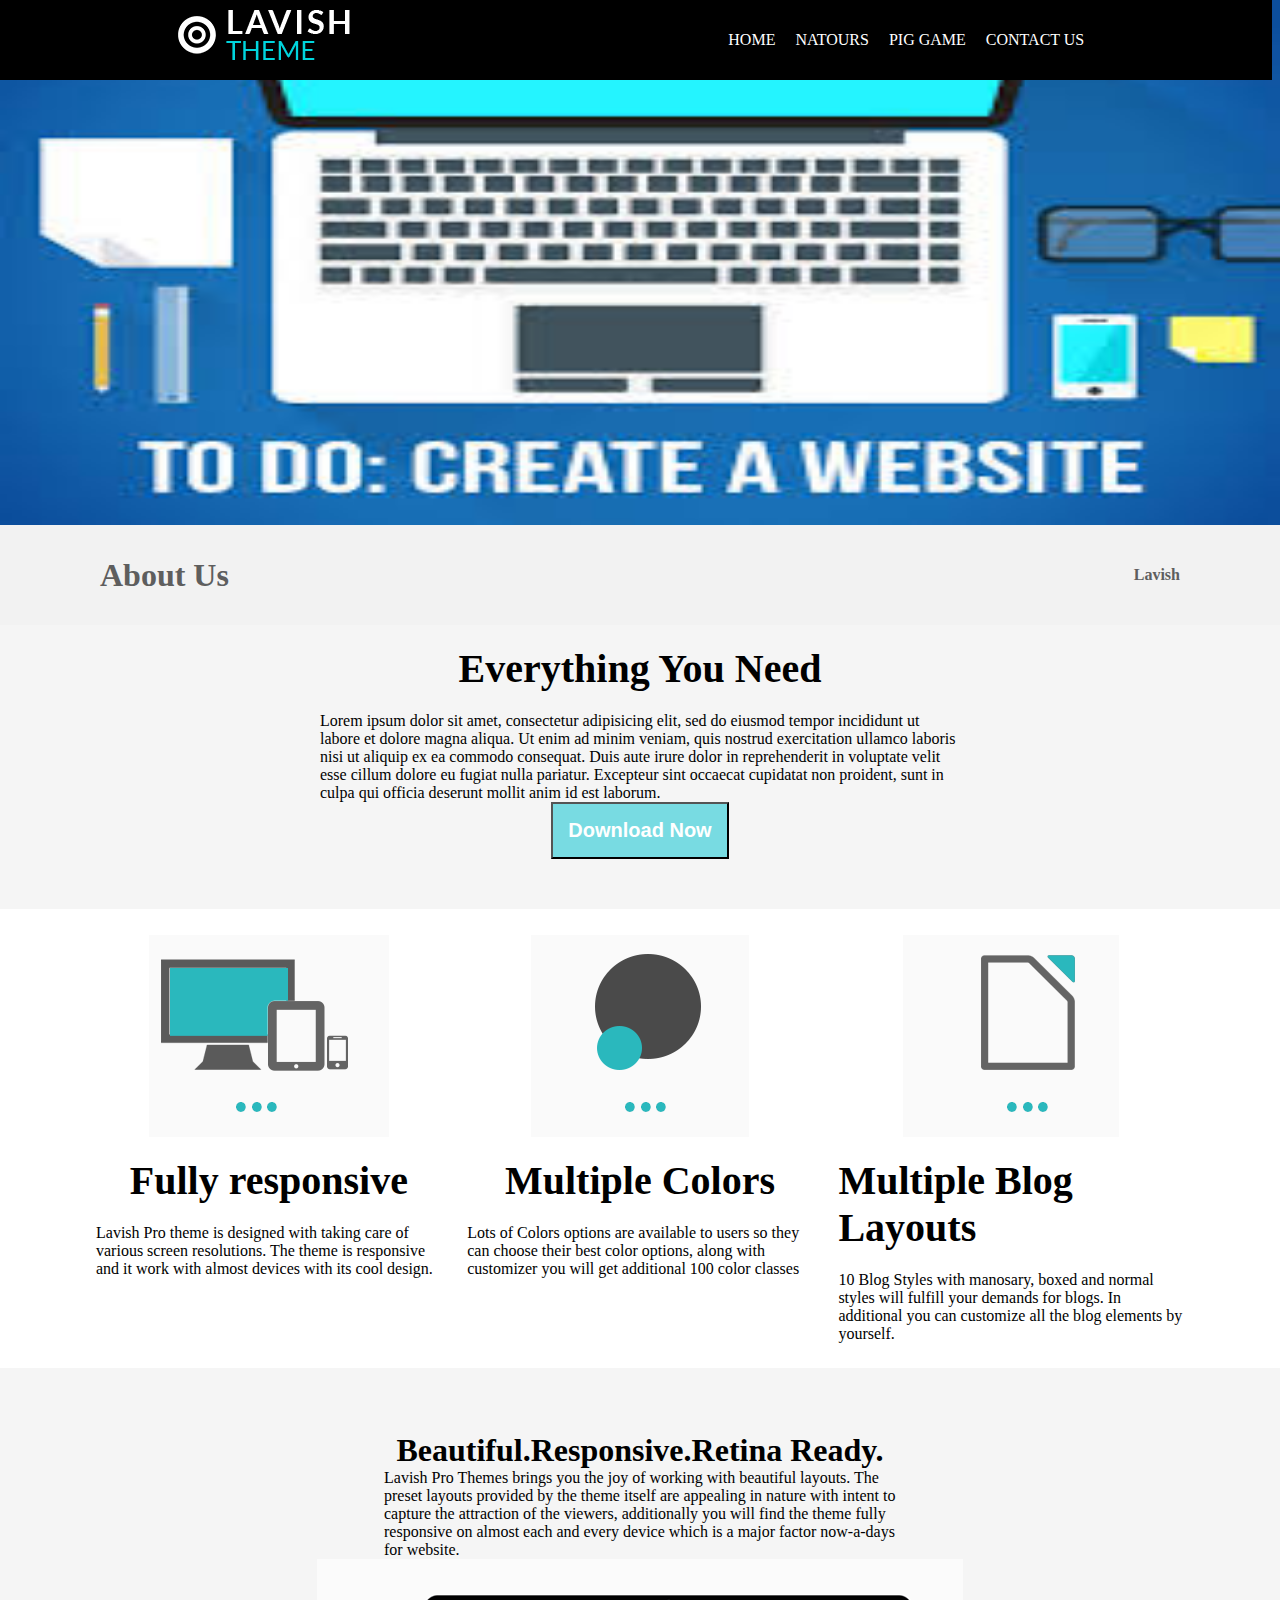
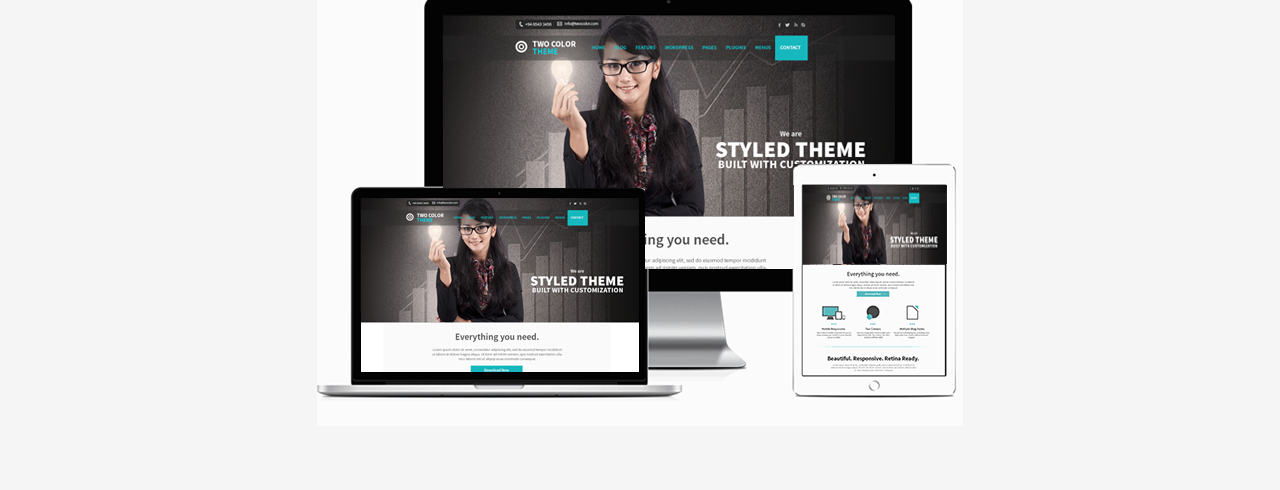
<file: index.html>
<!DOCTYPE html>
<html lang="en" dir="ltr">
  <head>
    <meta charset="utf-8">
    <link rel="stylesheet" href="master.css">

    <title>Pro Website</title>


  </head>
  <body>

    <div class="background-image">

    <nav class="navbar">

      <div class="logo">
        <img src="lib/lavish-logo.png" alt="Logo">
      </div>

      <div class="dropdowns">
      <div>  <a href="#">Home</a> </div>
      <div>  <a href="natours/natours.html">Natours</a> </div>
      <div>  <a href="the-pig-game/piggame.html">Pig Game</a>  </div>
      <div>  <a href="#">Contact Us</a> </div>
      </div>

    </nav>

</div>



  <div class="about">
    <h1>About Us </h1>
    <h4>Lavish</h4>

  </div>



  <div class="abtc">
    <div>
    <h2>Everything You Need</h2>
    </div>

    <div>
    <p>Lorem ipsum dolor sit amet, consectetur adipisicing elit, sed do eiusmod tempor incididunt ut labore et dolore magna aliqua. Ut enim ad minim veniam, quis nostrud exercitation ullamco laboris nisi ut aliquip ex ea commodo consequat. Duis aute irure dolor in reprehenderit in voluptate velit esse cillum dolore eu fugiat nulla pariatur. Excepteur sint occaecat cupidatat non proident, sunt in culpa qui officia deserunt mollit anim id est laborum.</p>
</div>
<div>
    <button type="submit" name="button"> Download Now</button>
  </div>



  </div>



  <div class="pic">

    <div class="mobile">
    <img src="lib/mobile-responsive.gif" alt="mobile">
    <h2>Fully responsive</h2>
    <p>Lavish Pro theme is designed with taking care of various screen resolutions. The theme is responsive and it work with almost devices with its cool design.</p>
    </div>

<div class="color">
  <img src="lib/two_colors.gif" alt="two_colors">
  <h2>Multiple Colors</h2>
  <p>Lots of Colors options are available to users so they can choose their best color options, along with customizer you will get additional 100 color classes</p>

</div>


<div class="layout">
  <img src="lib/multiple_blog_layours.gif" alt="Multiple Blog Layouts">
  <h2>Multiple Blog Layouts</h2>
  <p>10 Blog Styles with manosary, boxed and normal styles will fulfill your demands for blogs. In additional you can customize all the blog elements by yourself.  </p>
</div>


  </div>

<div class="cont2">

<h1>Beautiful.Responsive.Retina Ready.</h1>
  <p>Lavish Pro Themes brings you the joy of working with beautiful layouts. The preset layouts provided by the theme itself are appealing in nature with intent to capture the attraction of the viewers, additionally you will find the theme fully responsive on almost each and every device which is a major factor now-a-days for website.</p>
  <img src="lib/beautiful_responsive.png" alt="beautiful_responsive">

</div>




  </body>
</html>
</file>
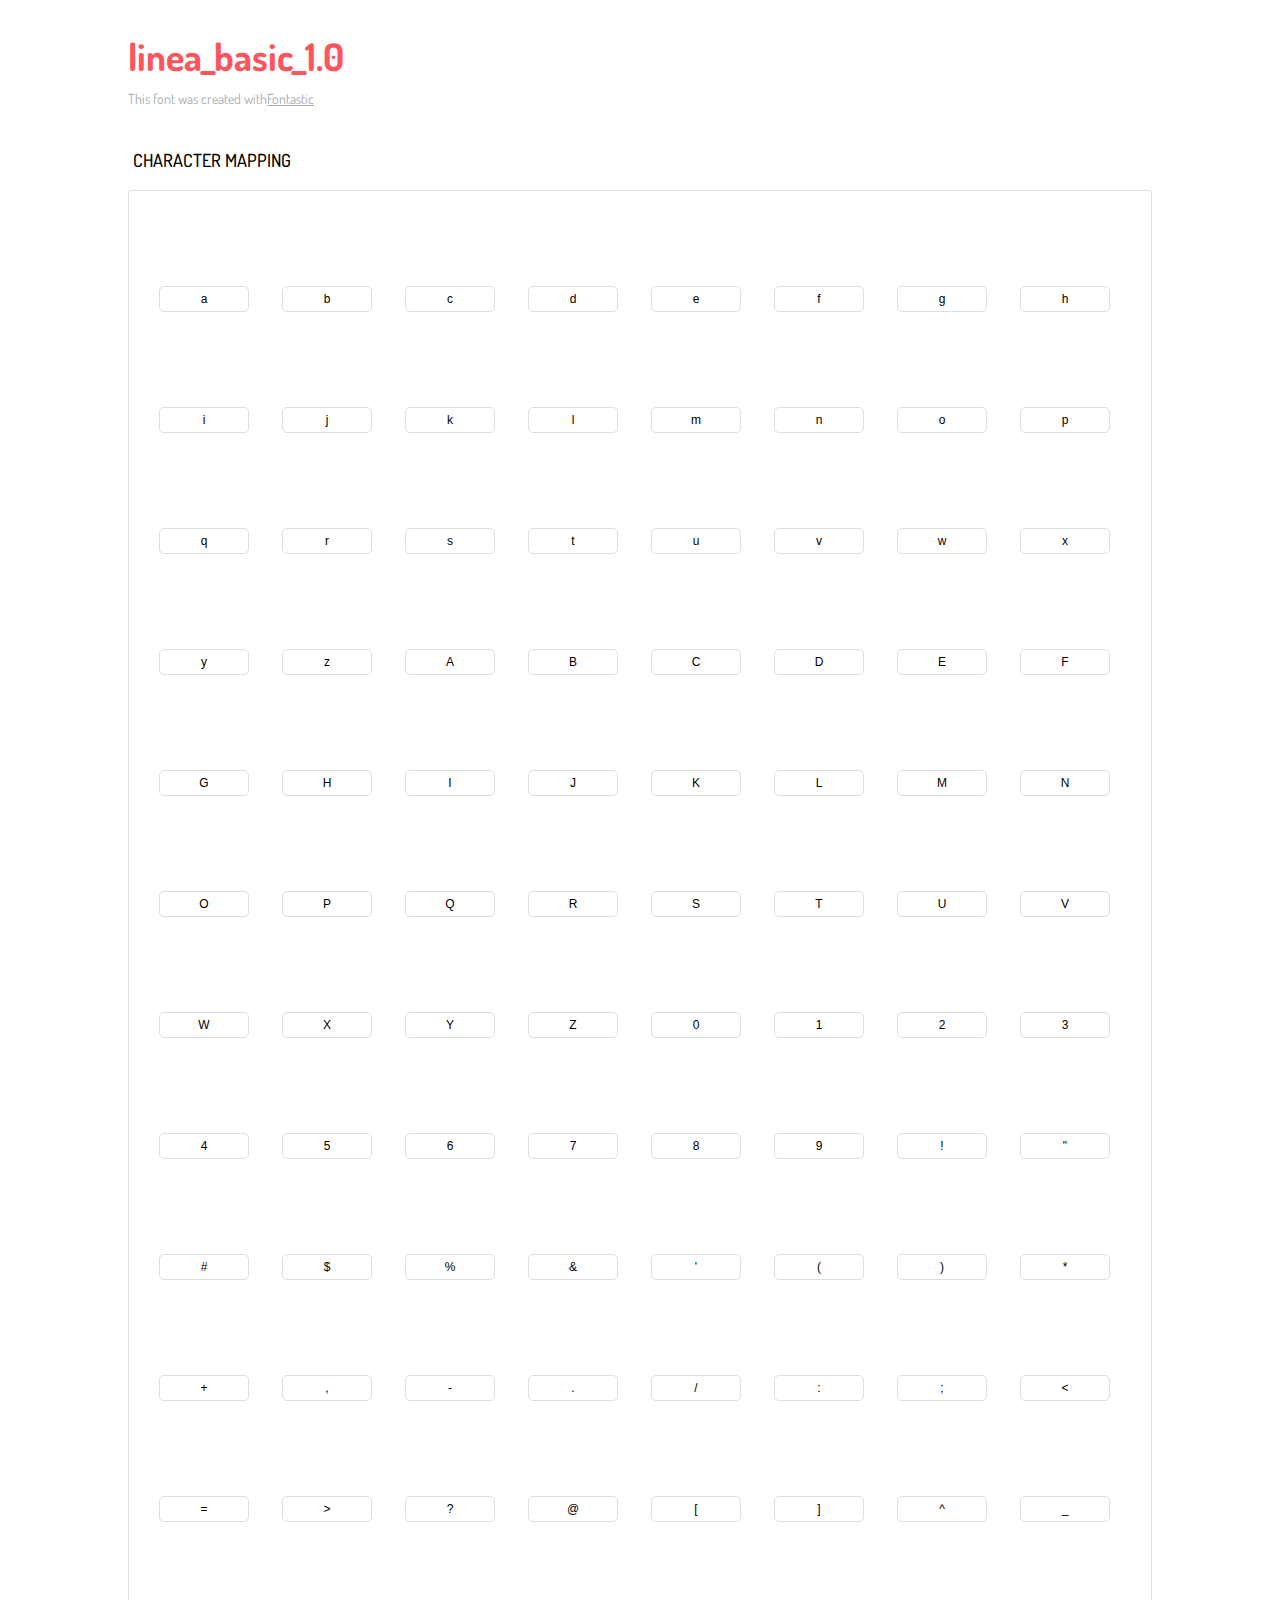
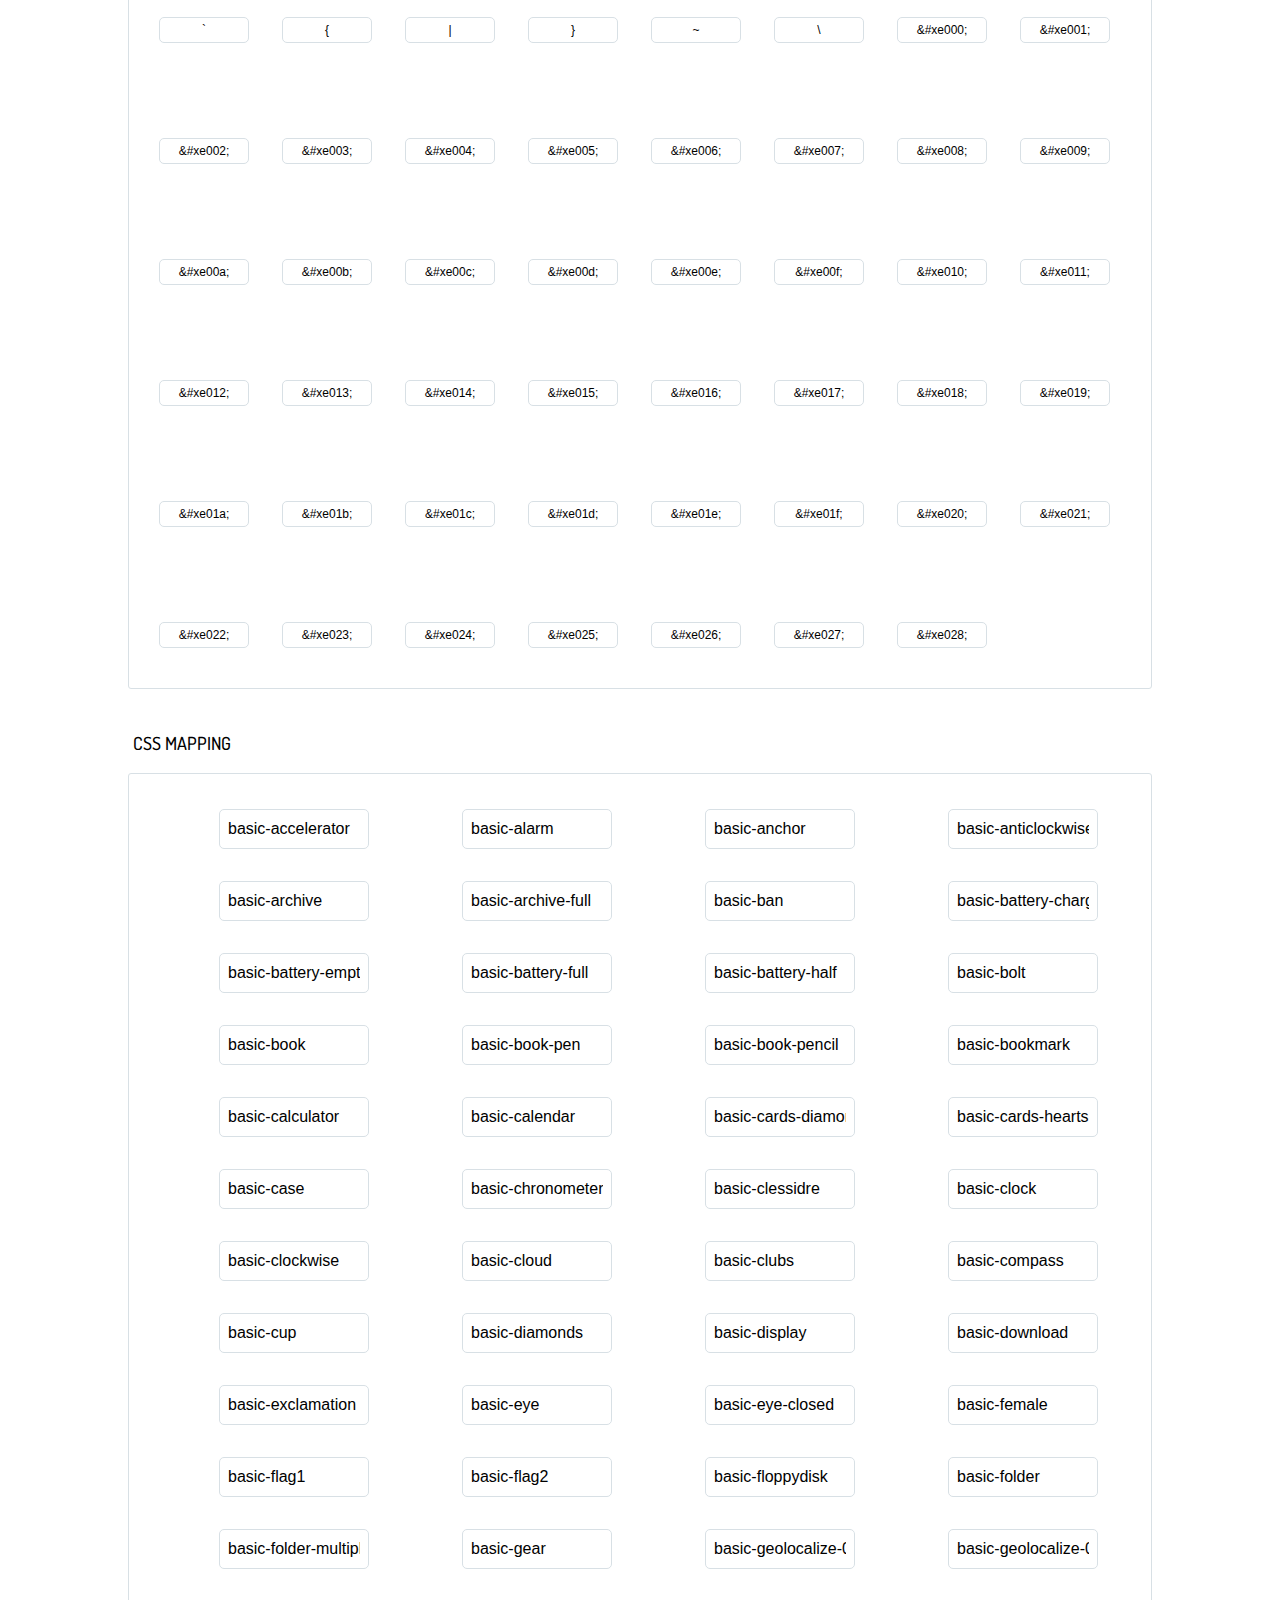
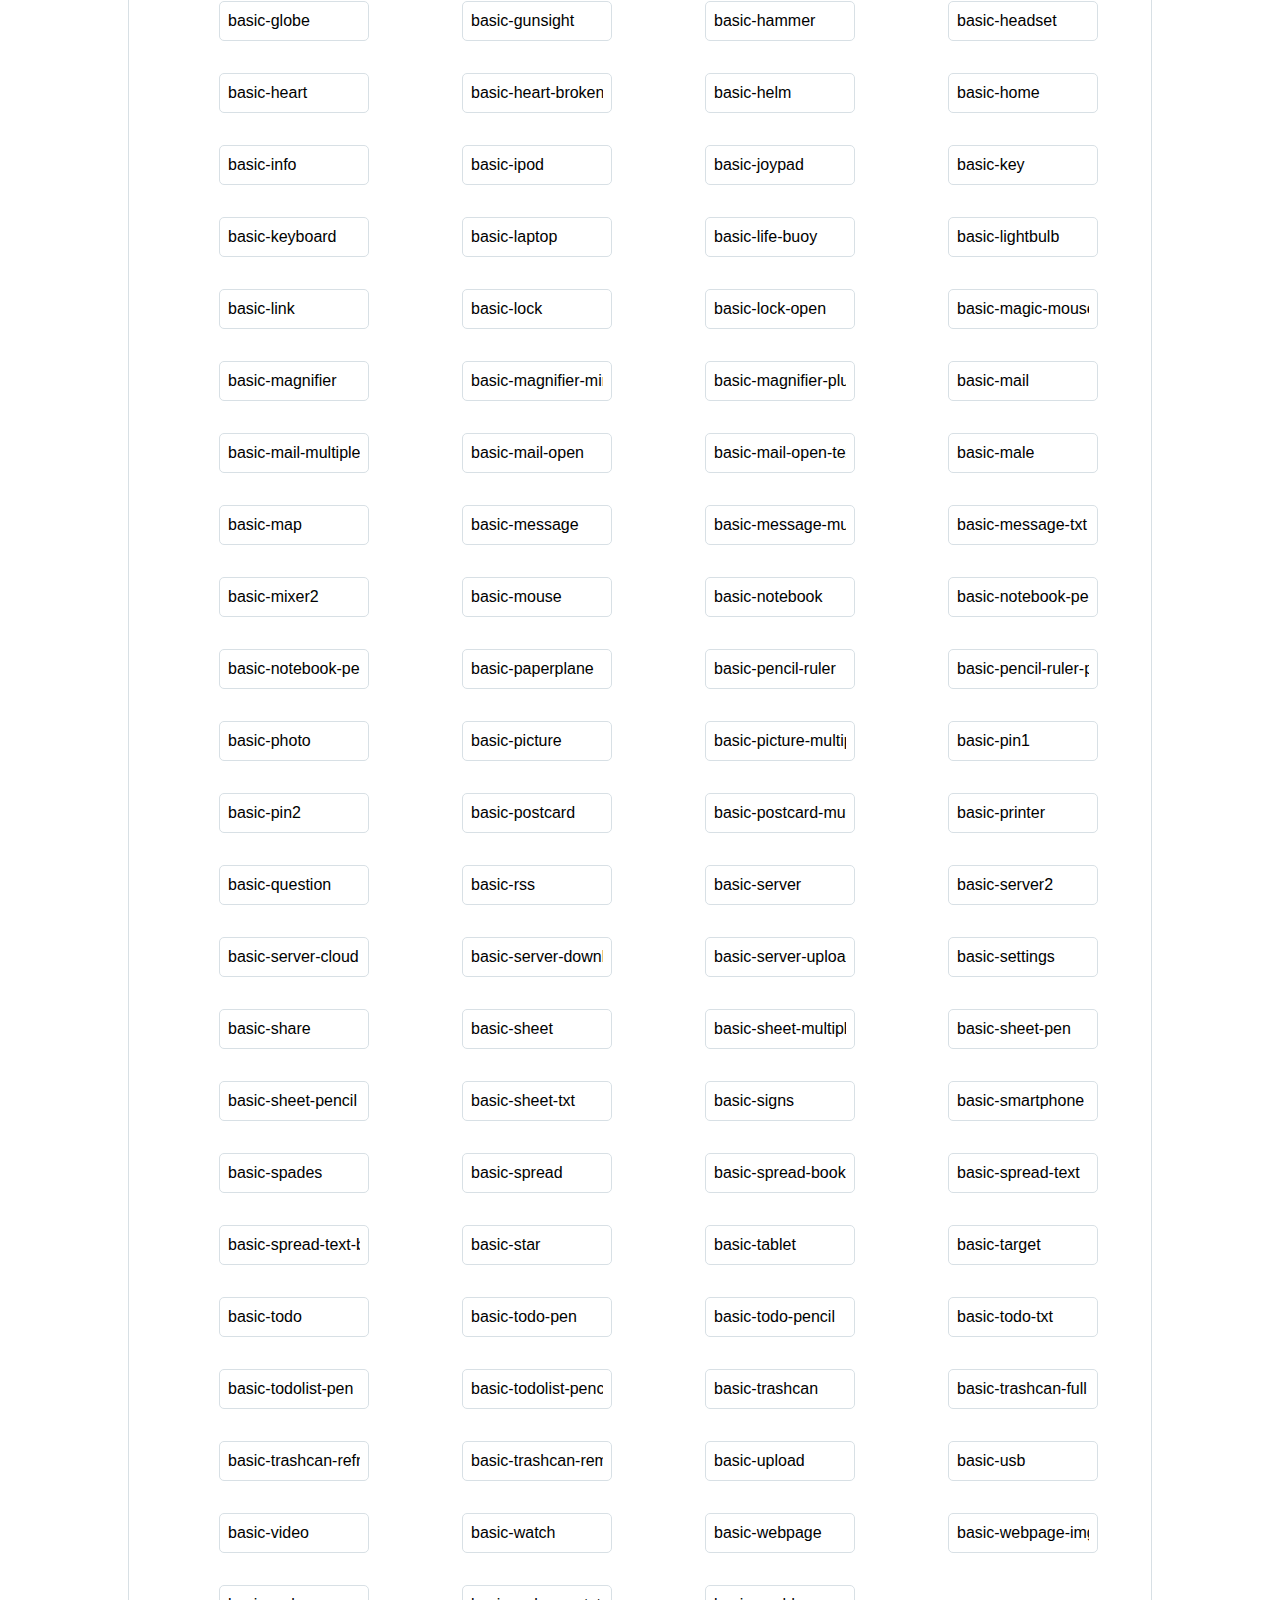
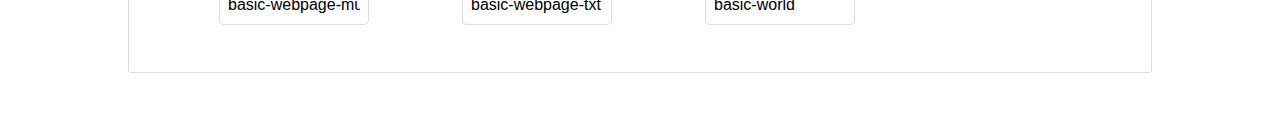
<file: natours/icons-reference.html>
<!DOCTYPE html>
<html lang="en">
  <head>
    <meta charset="utf-8">
    <meta http-equiv="X-UA-Compatible" content="IE=edge,chrome=1">
    <meta name="viewport" content="width=device-width,initial-scale=1">
    <title>Font Reference - linea_basic_1.0</title>
    <link href="http://fonts.googleapis.com/css?family=Dosis:400,500,700" rel="stylesheet" type="text/css">
    <link rel="stylesheet" href="styles.css">
    <style type="text/css">
      html,body,div,span,applet,object,iframe,h1,h2,h3,h4,h5,h6,p,blockquote,pre,a,abbr,acronym,address,big,cite,code,del,dfn,em,img,ins,kbd,q,s,samp,small,strike,strong,sub,sup,tt,var,dl,dt,dd,ol,ul,li,fieldset,form,label,legend,table,caption,tbody,tfoot,thead,tr,th,td{margin:0;padding:0;border:0;outline:0;font-weight:inherit;font-style:inherit;font-family:inherit;font-size:100%;vertical-align:baseline}
body{line-height:1;color:#000;background:#fff}
ol,ul{list-style:none}
table{border-collapse:separate;border-spacing:0;vertical-align:middle}
caption,th,td{text-align:left;font-weight:normal;vertical-align:middle}
a img{border:none}
*{-webkit-box-sizing:border-box;-moz-box-sizing:border-box;box-sizing:border-box}
body{font-family:'Dosis','Tahoma',sans-serif}
.container{margin:15px auto;width:80%}
h1{margin:40px 0 20px;font-weight:700;font-size:38px;line-height:32px;color:#fb565e}
h2{font-size:18px;padding:0 0 21px 5px;margin:45px 0 0 0;text-transform:uppercase;font-weight:500}
.small{font-size:14px;color:#a5adb4;}
.small a{color:#a5adb4;}
.small a:hover{color:#fb565e}
.glyphs.character-mapping{margin:0 0 20px 0;padding:20px 0 20px 30px;color:rgba(0,0,0,0.5);border:1px solid #d8e0e5;-webkit-border-radius:3px;border-radius:3px;}
.glyphs.character-mapping li{margin:0 30px 20px 0;display:inline-block;width:90px}
.glyphs.character-mapping .icon{margin:10px 0 10px 15px;padding:15px;position:relative;width:55px;height:55px;color:#162a36 !important;overflow:hidden;-webkit-border-radius:3px;border-radius:3px;font-size:32px;}
.glyphs.character-mapping .icon svg{fill:#000}
.glyphs.character-mapping input{margin:0;padding:5px 0;line-height:12px;font-size:12px;display:block;width:100%;border:1px solid #d8e0e5;-webkit-border-radius:5px;border-radius:5px;text-align:center;outline:0;}
.glyphs.character-mapping input:focus{border:1px solid #fbde4a;-webkit-box-shadow:inset 0 0 3px #fbde4a;box-shadow:inset 0 0 3px #fbde4a}
.glyphs.character-mapping input:hover{-webkit-box-shadow:inset 0 0 3px #fbde4a;box-shadow:inset 0 0 3px #fbde4a}
.glyphs.css-mapping{margin:0 0 60px 0;padding:30px 0 20px 30px;color:rgba(0,0,0,0.5);border:1px solid #d8e0e5;-webkit-border-radius:3px;border-radius:3px;}
.glyphs.css-mapping li{margin:0 30px 20px 0;padding:0;display:inline-block;overflow:hidden}
.glyphs.css-mapping .icon{margin:0;margin-right:10px;padding:13px;height:50px;width:50px;color:#162a36 !important;overflow:hidden;float:left;font-size:24px}
.glyphs.css-mapping input{margin:0;margin-top:5px;padding:8px;line-height:16px;font-size:16px;display:block;width:150px;height:40px;border:1px solid #d8e0e5;-webkit-border-radius:5px;border-radius:5px;background:#fff;outline:0;float:right;}
.glyphs.css-mapping input:focus{border:1px solid #fbde4a;-webkit-box-shadow:inset 0 0 3px #fbde4a;box-shadow:inset 0 0 3px #fbde4a}
.glyphs.css-mapping input:hover{-webkit-box-shadow:inset 0 0 3px #fbde4a;box-shadow:inset 0 0 3px #fbde4a}

      
    </style>
  </head>
  <body>
    <div class="container">
      <h1>linea_basic_1.0</h1>
      <p class="small">This font was created with<a href="http://fontastic.me/">Fontastic</a></p>
      <h2>Character mapping</h2>
      <ul class="glyphs character-mapping">
        <li>
          <div data-icon="a" class="icon"></div>
          <input type="text" readonly="readonly" value="a">
        </li>
        <li>
          <div data-icon="b" class="icon"></div>
          <input type="text" readonly="readonly" value="b">
        </li>
        <li>
          <div data-icon="c" class="icon"></div>
          <input type="text" readonly="readonly" value="c">
        </li>
        <li>
          <div data-icon="d" class="icon"></div>
          <input type="text" readonly="readonly" value="d">
        </li>
        <li>
          <div data-icon="e" class="icon"></div>
          <input type="text" readonly="readonly" value="e">
        </li>
        <li>
          <div data-icon="f" class="icon"></div>
          <input type="text" readonly="readonly" value="f">
        </li>
        <li>
          <div data-icon="g" class="icon"></div>
          <input type="text" readonly="readonly" value="g">
        </li>
        <li>
          <div data-icon="h" class="icon"></div>
          <input type="text" readonly="readonly" value="h">
        </li>
        <li>
          <div data-icon="i" class="icon"></div>
          <input type="text" readonly="readonly" value="i">
        </li>
        <li>
          <div data-icon="j" class="icon"></div>
          <input type="text" readonly="readonly" value="j">
        </li>
        <li>
          <div data-icon="k" class="icon"></div>
          <input type="text" readonly="readonly" value="k">
        </li>
        <li>
          <div data-icon="l" class="icon"></div>
          <input type="text" readonly="readonly" value="l">
        </li>
        <li>
          <div data-icon="m" class="icon"></div>
          <input type="text" readonly="readonly" value="m">
        </li>
        <li>
          <div data-icon="n" class="icon"></div>
          <input type="text" readonly="readonly" value="n">
        </li>
        <li>
          <div data-icon="o" class="icon"></div>
          <input type="text" readonly="readonly" value="o">
        </li>
        <li>
          <div data-icon="p" class="icon"></div>
          <input type="text" readonly="readonly" value="p">
        </li>
        <li>
          <div data-icon="q" class="icon"></div>
          <input type="text" readonly="readonly" value="q">
        </li>
        <li>
          <div data-icon="r" class="icon"></div>
          <input type="text" readonly="readonly" value="r">
        </li>
        <li>
          <div data-icon="s" class="icon"></div>
          <input type="text" readonly="readonly" value="s">
        </li>
        <li>
          <div data-icon="t" class="icon"></div>
          <input type="text" readonly="readonly" value="t">
        </li>
        <li>
          <div data-icon="u" class="icon"></div>
          <input type="text" readonly="readonly" value="u">
        </li>
        <li>
          <div data-icon="v" class="icon"></div>
          <input type="text" readonly="readonly" value="v">
        </li>
        <li>
          <div data-icon="w" class="icon"></div>
          <input type="text" readonly="readonly" value="w">
        </li>
        <li>
          <div data-icon="x" class="icon"></div>
          <input type="text" readonly="readonly" value="x">
        </li>
        <li>
          <div data-icon="y" class="icon"></div>
          <input type="text" readonly="readonly" value="y">
        </li>
        <li>
          <div data-icon="z" class="icon"></div>
          <input type="text" readonly="readonly" value="z">
        </li>
        <li>
          <div data-icon="A" class="icon"></div>
          <input type="text" readonly="readonly" value="A">
        </li>
        <li>
          <div data-icon="B" class="icon"></div>
          <input type="text" readonly="readonly" value="B">
        </li>
        <li>
          <div data-icon="C" class="icon"></div>
          <input type="text" readonly="readonly" value="C">
        </li>
        <li>
          <div data-icon="D" class="icon"></div>
          <input type="text" readonly="readonly" value="D">
        </li>
        <li>
          <div data-icon="E" class="icon"></div>
          <input type="text" readonly="readonly" value="E">
        </li>
        <li>
          <div data-icon="F" class="icon"></div>
          <input type="text" readonly="readonly" value="F">
        </li>
        <li>
          <div data-icon="G" class="icon"></div>
          <input type="text" readonly="readonly" value="G">
        </li>
        <li>
          <div data-icon="H" class="icon"></div>
          <input type="text" readonly="readonly" value="H">
        </li>
        <li>
          <div data-icon="I" class="icon"></div>
          <input type="text" readonly="readonly" value="I">
        </li>
        <li>
          <div data-icon="J" class="icon"></div>
          <input type="text" readonly="readonly" value="J">
        </li>
        <li>
          <div data-icon="K" class="icon"></div>
          <input type="text" readonly="readonly" value="K">
        </li>
        <li>
          <div data-icon="L" class="icon"></div>
          <input type="text" readonly="readonly" value="L">
        </li>
        <li>
          <div data-icon="M" class="icon"></div>
          <input type="text" readonly="readonly" value="M">
        </li>
        <li>
          <div data-icon="N" class="icon"></div>
          <input type="text" readonly="readonly" value="N">
        </li>
        <li>
          <div data-icon="O" class="icon"></div>
          <input type="text" readonly="readonly" value="O">
        </li>
        <li>
          <div data-icon="P" class="icon"></div>
          <input type="text" readonly="readonly" value="P">
        </li>
        <li>
          <div data-icon="Q" class="icon"></div>
          <input type="text" readonly="readonly" value="Q">
        </li>
        <li>
          <div data-icon="R" class="icon"></div>
          <input type="text" readonly="readonly" value="R">
        </li>
        <li>
          <div data-icon="S" class="icon"></div>
          <input type="text" readonly="readonly" value="S">
        </li>
        <li>
          <div data-icon="T" class="icon"></div>
          <input type="text" readonly="readonly" value="T">
        </li>
        <li>
          <div data-icon="U" class="icon"></div>
          <input type="text" readonly="readonly" value="U">
        </li>
        <li>
          <div data-icon="V" class="icon"></div>
          <input type="text" readonly="readonly" value="V">
        </li>
        <li>
          <div data-icon="W" class="icon"></div>
          <input type="text" readonly="readonly" value="W">
        </li>
        <li>
          <div data-icon="X" class="icon"></div>
          <input type="text" readonly="readonly" value="X">
        </li>
        <li>
          <div data-icon="Y" class="icon"></div>
          <input type="text" readonly="readonly" value="Y">
        </li>
        <li>
          <div data-icon="Z" class="icon"></div>
          <input type="text" readonly="readonly" value="Z">
        </li>
        <li>
          <div data-icon="0" class="icon"></div>
          <input type="text" readonly="readonly" value="0">
        </li>
        <li>
          <div data-icon="1" class="icon"></div>
          <input type="text" readonly="readonly" value="1">
        </li>
        <li>
          <div data-icon="2" class="icon"></div>
          <input type="text" readonly="readonly" value="2">
        </li>
        <li>
          <div data-icon="3" class="icon"></div>
          <input type="text" readonly="readonly" value="3">
        </li>
        <li>
          <div data-icon="4" class="icon"></div>
          <input type="text" readonly="readonly" value="4">
        </li>
        <li>
          <div data-icon="5" class="icon"></div>
          <input type="text" readonly="readonly" value="5">
        </li>
        <li>
          <div data-icon="6" class="icon"></div>
          <input type="text" readonly="readonly" value="6">
        </li>
        <li>
          <div data-icon="7" class="icon"></div>
          <input type="text" readonly="readonly" value="7">
        </li>
        <li>
          <div data-icon="8" class="icon"></div>
          <input type="text" readonly="readonly" value="8">
        </li>
        <li>
          <div data-icon="9" class="icon"></div>
          <input type="text" readonly="readonly" value="9">
        </li>
        <li>
          <div data-icon="!" class="icon"></div>
          <input type="text" readonly="readonly" value="!">
        </li>
        <li>
          <div data-icon="&#34;" class="icon"></div>
          <input type="text" readonly="readonly" value="&quot;">
        </li>
        <li>
          <div data-icon="#" class="icon"></div>
          <input type="text" readonly="readonly" value="#">
        </li>
        <li>
          <div data-icon="$" class="icon"></div>
          <input type="text" readonly="readonly" value="$">
        </li>
        <li>
          <div data-icon="%" class="icon"></div>
          <input type="text" readonly="readonly" value="%">
        </li>
        <li>
          <div data-icon="&" class="icon"></div>
          <input type="text" readonly="readonly" value="&amp;">
        </li>
        <li>
          <div data-icon="'" class="icon"></div>
          <input type="text" readonly="readonly" value="&#39;">
        </li>
        <li>
          <div data-icon="(" class="icon"></div>
          <input type="text" readonly="readonly" value="(">
        </li>
        <li>
          <div data-icon=")" class="icon"></div>
          <input type="text" readonly="readonly" value=")">
        </li>
        <li>
          <div data-icon="*" class="icon"></div>
          <input type="text" readonly="readonly" value="*">
        </li>
        <li>
          <div data-icon="+" class="icon"></div>
          <input type="text" readonly="readonly" value="+">
        </li>
        <li>
          <div data-icon="," class="icon"></div>
          <input type="text" readonly="readonly" value=",">
        </li>
        <li>
          <div data-icon="-" class="icon"></div>
          <input type="text" readonly="readonly" value="-">
        </li>
        <li>
          <div data-icon="." class="icon"></div>
          <input type="text" readonly="readonly" value=".">
        </li>
        <li>
          <div data-icon="/" class="icon"></div>
          <input type="text" readonly="readonly" value="/">
        </li>
        <li>
          <div data-icon=":" class="icon"></div>
          <input type="text" readonly="readonly" value=":">
        </li>
        <li>
          <div data-icon=";" class="icon"></div>
          <input type="text" readonly="readonly" value=";">
        </li>
        <li>
          <div data-icon="<" class="icon"></div>
          <input type="text" readonly="readonly" value="&lt;">
        </li>
        <li>
          <div data-icon="=" class="icon"></div>
          <input type="text" readonly="readonly" value="=">
        </li>
        <li>
          <div data-icon=">" class="icon"></div>
          <input type="text" readonly="readonly" value="&gt;">
        </li>
        <li>
          <div data-icon="?" class="icon"></div>
          <input type="text" readonly="readonly" value="?">
        </li>
        <li>
          <div data-icon="@" class="icon"></div>
          <input type="text" readonly="readonly" value="@">
        </li>
        <li>
          <div data-icon="[" class="icon"></div>
          <input type="text" readonly="readonly" value="[">
        </li>
        <li>
          <div data-icon="]" class="icon"></div>
          <input type="text" readonly="readonly" value="]">
        </li>
        <li>
          <div data-icon="^" class="icon"></div>
          <input type="text" readonly="readonly" value="^">
        </li>
        <li>
          <div data-icon="_" class="icon"></div>
          <input type="text" readonly="readonly" value="_">
        </li>
        <li>
          <div data-icon="`" class="icon"></div>
          <input type="text" readonly="readonly" value="`">
        </li>
        <li>
          <div data-icon="{" class="icon"></div>
          <input type="text" readonly="readonly" value="{">
        </li>
        <li>
          <div data-icon="|" class="icon"></div>
          <input type="text" readonly="readonly" value="|">
        </li>
        <li>
          <div data-icon="}" class="icon"></div>
          <input type="text" readonly="readonly" value="}">
        </li>
        <li>
          <div data-icon="~" class="icon"></div>
          <input type="text" readonly="readonly" value="~">
        </li>
        <li>
          <div data-icon="\" class="icon"></div>
          <input type="text" readonly="readonly" value="\">
        </li>
        <li>
          <div data-icon="&#xe000;" class="icon"></div>
          <input type="text" readonly="readonly" value="&amp;#xe000;">
        </li>
        <li>
          <div data-icon="&#xe001;" class="icon"></div>
          <input type="text" readonly="readonly" value="&amp;#xe001;">
        </li>
        <li>
          <div data-icon="&#xe002;" class="icon"></div>
          <input type="text" readonly="readonly" value="&amp;#xe002;">
        </li>
        <li>
          <div data-icon="&#xe003;" class="icon"></div>
          <input type="text" readonly="readonly" value="&amp;#xe003;">
        </li>
        <li>
          <div data-icon="&#xe004;" class="icon"></div>
          <input type="text" readonly="readonly" value="&amp;#xe004;">
        </li>
        <li>
          <div data-icon="&#xe005;" class="icon"></div>
          <input type="text" readonly="readonly" value="&amp;#xe005;">
        </li>
        <li>
          <div data-icon="&#xe006;" class="icon"></div>
          <input type="text" readonly="readonly" value="&amp;#xe006;">
        </li>
        <li>
          <div data-icon="&#xe007;" class="icon"></div>
          <input type="text" readonly="readonly" value="&amp;#xe007;">
        </li>
        <li>
          <div data-icon="&#xe008;" class="icon"></div>
          <input type="text" readonly="readonly" value="&amp;#xe008;">
        </li>
        <li>
          <div data-icon="&#xe009;" class="icon"></div>
          <input type="text" readonly="readonly" value="&amp;#xe009;">
        </li>
        <li>
          <div data-icon="&#xe00a;" class="icon"></div>
          <input type="text" readonly="readonly" value="&amp;#xe00a;">
        </li>
        <li>
          <div data-icon="&#xe00b;" class="icon"></div>
          <input type="text" readonly="readonly" value="&amp;#xe00b;">
        </li>
        <li>
          <div data-icon="&#xe00c;" class="icon"></div>
          <input type="text" readonly="readonly" value="&amp;#xe00c;">
        </li>
        <li>
          <div data-icon="&#xe00d;" class="icon"></div>
          <input type="text" readonly="readonly" value="&amp;#xe00d;">
        </li>
        <li>
          <div data-icon="&#xe00e;" class="icon"></div>
          <input type="text" readonly="readonly" value="&amp;#xe00e;">
        </li>
        <li>
          <div data-icon="&#xe00f;" class="icon"></div>
          <input type="text" readonly="readonly" value="&amp;#xe00f;">
        </li>
        <li>
          <div data-icon="&#xe010;" class="icon"></div>
          <input type="text" readonly="readonly" value="&amp;#xe010;">
        </li>
        <li>
          <div data-icon="&#xe011;" class="icon"></div>
          <input type="text" readonly="readonly" value="&amp;#xe011;">
        </li>
        <li>
          <div data-icon="&#xe012;" class="icon"></div>
          <input type="text" readonly="readonly" value="&amp;#xe012;">
        </li>
        <li>
          <div data-icon="&#xe013;" class="icon"></div>
          <input type="text" readonly="readonly" value="&amp;#xe013;">
        </li>
        <li>
          <div data-icon="&#xe014;" class="icon"></div>
          <input type="text" readonly="readonly" value="&amp;#xe014;">
        </li>
        <li>
          <div data-icon="&#xe015;" class="icon"></div>
          <input type="text" readonly="readonly" value="&amp;#xe015;">
        </li>
        <li>
          <div data-icon="&#xe016;" class="icon"></div>
          <input type="text" readonly="readonly" value="&amp;#xe016;">
        </li>
        <li>
          <div data-icon="&#xe017;" class="icon"></div>
          <input type="text" readonly="readonly" value="&amp;#xe017;">
        </li>
        <li>
          <div data-icon="&#xe018;" class="icon"></div>
          <input type="text" readonly="readonly" value="&amp;#xe018;">
        </li>
        <li>
          <div data-icon="&#xe019;" class="icon"></div>
          <input type="text" readonly="readonly" value="&amp;#xe019;">
        </li>
        <li>
          <div data-icon="&#xe01a;" class="icon"></div>
          <input type="text" readonly="readonly" value="&amp;#xe01a;">
        </li>
        <li>
          <div data-icon="&#xe01b;" class="icon"></div>
          <input type="text" readonly="readonly" value="&amp;#xe01b;">
        </li>
        <li>
          <div data-icon="&#xe01c;" class="icon"></div>
          <input type="text" readonly="readonly" value="&amp;#xe01c;">
        </li>
        <li>
          <div data-icon="&#xe01d;" class="icon"></div>
          <input type="text" readonly="readonly" value="&amp;#xe01d;">
        </li>
        <li>
          <div data-icon="&#xe01e;" class="icon"></div>
          <input type="text" readonly="readonly" value="&amp;#xe01e;">
        </li>
        <li>
          <div data-icon="&#xe01f;" class="icon"></div>
          <input type="text" readonly="readonly" value="&amp;#xe01f;">
        </li>
        <li>
          <div data-icon="&#xe020;" class="icon"></div>
          <input type="text" readonly="readonly" value="&amp;#xe020;">
        </li>
        <li>
          <div data-icon="&#xe021;" class="icon"></div>
          <input type="text" readonly="readonly" value="&amp;#xe021;">
        </li>
        <li>
          <div data-icon="&#xe022;" class="icon"></div>
          <input type="text" readonly="readonly" value="&amp;#xe022;">
        </li>
        <li>
          <div data-icon="&#xe023;" class="icon"></div>
          <input type="text" readonly="readonly" value="&amp;#xe023;">
        </li>
        <li>
          <div data-icon="&#xe024;" class="icon"></div>
          <input type="text" readonly="readonly" value="&amp;#xe024;">
        </li>
        <li>
          <div data-icon="&#xe025;" class="icon"></div>
          <input type="text" readonly="readonly" value="&amp;#xe025;">
        </li>
        <li>
          <div data-icon="&#xe026;" class="icon"></div>
          <input type="text" readonly="readonly" value="&amp;#xe026;">
        </li>
        <li>
          <div data-icon="&#xe027;" class="icon"></div>
          <input type="text" readonly="readonly" value="&amp;#xe027;">
        </li>
        <li>
          <div data-icon="&#xe028;" class="icon"></div>
          <input type="text" readonly="readonly" value="&amp;#xe028;">
        </li>
      </ul>
      <h2>CSS mapping</h2>
      <ul class="glyphs css-mapping">
        <li>
          <div class="icon icon-basic-accelerator"></div>
          <input type="text" readonly="readonly" value="basic-accelerator">
        </li>
        <li>
          <div class="icon icon-basic-alarm"></div>
          <input type="text" readonly="readonly" value="basic-alarm">
        </li>
        <li>
          <div class="icon icon-basic-anchor"></div>
          <input type="text" readonly="readonly" value="basic-anchor">
        </li>
        <li>
          <div class="icon icon-basic-anticlockwise"></div>
          <input type="text" readonly="readonly" value="basic-anticlockwise">
        </li>
        <li>
          <div class="icon icon-basic-archive"></div>
          <input type="text" readonly="readonly" value="basic-archive">
        </li>
        <li>
          <div class="icon icon-basic-archive-full"></div>
          <input type="text" readonly="readonly" value="basic-archive-full">
        </li>
        <li>
          <div class="icon icon-basic-ban"></div>
          <input type="text" readonly="readonly" value="basic-ban">
        </li>
        <li>
          <div class="icon icon-basic-battery-charge"></div>
          <input type="text" readonly="readonly" value="basic-battery-charge">
        </li>
        <li>
          <div class="icon icon-basic-battery-empty"></div>
          <input type="text" readonly="readonly" value="basic-battery-empty">
        </li>
        <li>
          <div class="icon icon-basic-battery-full"></div>
          <input type="text" readonly="readonly" value="basic-battery-full">
        </li>
        <li>
          <div class="icon icon-basic-battery-half"></div>
          <input type="text" readonly="readonly" value="basic-battery-half">
        </li>
        <li>
          <div class="icon icon-basic-bolt"></div>
          <input type="text" readonly="readonly" value="basic-bolt">
        </li>
        <li>
          <div class="icon icon-basic-book"></div>
          <input type="text" readonly="readonly" value="basic-book">
        </li>
        <li>
          <div class="icon icon-basic-book-pen"></div>
          <input type="text" readonly="readonly" value="basic-book-pen">
        </li>
        <li>
          <div class="icon icon-basic-book-pencil"></div>
          <input type="text" readonly="readonly" value="basic-book-pencil">
        </li>
        <li>
          <div class="icon icon-basic-bookmark"></div>
          <input type="text" readonly="readonly" value="basic-bookmark">
        </li>
        <li>
          <div class="icon icon-basic-calculator"></div>
          <input type="text" readonly="readonly" value="basic-calculator">
        </li>
        <li>
          <div class="icon icon-basic-calendar"></div>
          <input type="text" readonly="readonly" value="basic-calendar">
        </li>
        <li>
          <div class="icon icon-basic-cards-diamonds"></div>
          <input type="text" readonly="readonly" value="basic-cards-diamonds">
        </li>
        <li>
          <div class="icon icon-basic-cards-hearts"></div>
          <input type="text" readonly="readonly" value="basic-cards-hearts">
        </li>
        <li>
          <div class="icon icon-basic-case"></div>
          <input type="text" readonly="readonly" value="basic-case">
        </li>
        <li>
          <div class="icon icon-basic-chronometer"></div>
          <input type="text" readonly="readonly" value="basic-chronometer">
        </li>
        <li>
          <div class="icon icon-basic-clessidre"></div>
          <input type="text" readonly="readonly" value="basic-clessidre">
        </li>
        <li>
          <div class="icon icon-basic-clock"></div>
          <input type="text" readonly="readonly" value="basic-clock">
        </li>
        <li>
          <div class="icon icon-basic-clockwise"></div>
          <input type="text" readonly="readonly" value="basic-clockwise">
        </li>
        <li>
          <div class="icon icon-basic-cloud"></div>
          <input type="text" readonly="readonly" value="basic-cloud">
        </li>
        <li>
          <div class="icon icon-basic-clubs"></div>
          <input type="text" readonly="readonly" value="basic-clubs">
        </li>
        <li>
          <div class="icon icon-basic-compass"></div>
          <input type="text" readonly="readonly" value="basic-compass">
        </li>
        <li>
          <div class="icon icon-basic-cup"></div>
          <input type="text" readonly="readonly" value="basic-cup">
        </li>
        <li>
          <div class="icon icon-basic-diamonds"></div>
          <input type="text" readonly="readonly" value="basic-diamonds">
        </li>
        <li>
          <div class="icon icon-basic-display"></div>
          <input type="text" readonly="readonly" value="basic-display">
        </li>
        <li>
          <div class="icon icon-basic-download"></div>
          <input type="text" readonly="readonly" value="basic-download">
        </li>
        <li>
          <div class="icon icon-basic-exclamation"></div>
          <input type="text" readonly="readonly" value="basic-exclamation">
        </li>
        <li>
          <div class="icon icon-basic-eye"></div>
          <input type="text" readonly="readonly" value="basic-eye">
        </li>
        <li>
          <div class="icon icon-basic-eye-closed"></div>
          <input type="text" readonly="readonly" value="basic-eye-closed">
        </li>
        <li>
          <div class="icon icon-basic-female"></div>
          <input type="text" readonly="readonly" value="basic-female">
        </li>
        <li>
          <div class="icon icon-basic-flag1"></div>
          <input type="text" readonly="readonly" value="basic-flag1">
        </li>
        <li>
          <div class="icon icon-basic-flag2"></div>
          <input type="text" readonly="readonly" value="basic-flag2">
        </li>
        <li>
          <div class="icon icon-basic-floppydisk"></div>
          <input type="text" readonly="readonly" value="basic-floppydisk">
        </li>
        <li>
          <div class="icon icon-basic-folder"></div>
          <input type="text" readonly="readonly" value="basic-folder">
        </li>
        <li>
          <div class="icon icon-basic-folder-multiple"></div>
          <input type="text" readonly="readonly" value="basic-folder-multiple">
        </li>
        <li>
          <div class="icon icon-basic-gear"></div>
          <input type="text" readonly="readonly" value="basic-gear">
        </li>
        <li>
          <div class="icon icon-basic-geolocalize-01"></div>
          <input type="text" readonly="readonly" value="basic-geolocalize-01">
        </li>
        <li>
          <div class="icon icon-basic-geolocalize-05"></div>
          <input type="text" readonly="readonly" value="basic-geolocalize-05">
        </li>
        <li>
          <div class="icon icon-basic-globe"></div>
          <input type="text" readonly="readonly" value="basic-globe">
        </li>
        <li>
          <div class="icon icon-basic-gunsight"></div>
          <input type="text" readonly="readonly" value="basic-gunsight">
        </li>
        <li>
          <div class="icon icon-basic-hammer"></div>
          <input type="text" readonly="readonly" value="basic-hammer">
        </li>
        <li>
          <div class="icon icon-basic-headset"></div>
          <input type="text" readonly="readonly" value="basic-headset">
        </li>
        <li>
          <div class="icon icon-basic-heart"></div>
          <input type="text" readonly="readonly" value="basic-heart">
        </li>
        <li>
          <div class="icon icon-basic-heart-broken"></div>
          <input type="text" readonly="readonly" value="basic-heart-broken">
        </li>
        <li>
          <div class="icon icon-basic-helm"></div>
          <input type="text" readonly="readonly" value="basic-helm">
        </li>
        <li>
          <div class="icon icon-basic-home"></div>
          <input type="text" readonly="readonly" value="basic-home">
        </li>
        <li>
          <div class="icon icon-basic-info"></div>
          <input type="text" readonly="readonly" value="basic-info">
        </li>
        <li>
          <div class="icon icon-basic-ipod"></div>
          <input type="text" readonly="readonly" value="basic-ipod">
        </li>
        <li>
          <div class="icon icon-basic-joypad"></div>
          <input type="text" readonly="readonly" value="basic-joypad">
        </li>
        <li>
          <div class="icon icon-basic-key"></div>
          <input type="text" readonly="readonly" value="basic-key">
        </li>
        <li>
          <div class="icon icon-basic-keyboard"></div>
          <input type="text" readonly="readonly" value="basic-keyboard">
        </li>
        <li>
          <div class="icon icon-basic-laptop"></div>
          <input type="text" readonly="readonly" value="basic-laptop">
        </li>
        <li>
          <div class="icon icon-basic-life-buoy"></div>
          <input type="text" readonly="readonly" value="basic-life-buoy">
        </li>
        <li>
          <div class="icon icon-basic-lightbulb"></div>
          <input type="text" readonly="readonly" value="basic-lightbulb">
        </li>
        <li>
          <div class="icon icon-basic-link"></div>
          <input type="text" readonly="readonly" value="basic-link">
        </li>
        <li>
          <div class="icon icon-basic-lock"></div>
          <input type="text" readonly="readonly" value="basic-lock">
        </li>
        <li>
          <div class="icon icon-basic-lock-open"></div>
          <input type="text" readonly="readonly" value="basic-lock-open">
        </li>
        <li>
          <div class="icon icon-basic-magic-mouse"></div>
          <input type="text" readonly="readonly" value="basic-magic-mouse">
        </li>
        <li>
          <div class="icon icon-basic-magnifier"></div>
          <input type="text" readonly="readonly" value="basic-magnifier">
        </li>
        <li>
          <div class="icon icon-basic-magnifier-minus"></div>
          <input type="text" readonly="readonly" value="basic-magnifier-minus">
        </li>
        <li>
          <div class="icon icon-basic-magnifier-plus"></div>
          <input type="text" readonly="readonly" value="basic-magnifier-plus">
        </li>
        <li>
          <div class="icon icon-basic-mail"></div>
          <input type="text" readonly="readonly" value="basic-mail">
        </li>
        <li>
          <div class="icon icon-basic-mail-multiple"></div>
          <input type="text" readonly="readonly" value="basic-mail-multiple">
        </li>
        <li>
          <div class="icon icon-basic-mail-open"></div>
          <input type="text" readonly="readonly" value="basic-mail-open">
        </li>
        <li>
          <div class="icon icon-basic-mail-open-text"></div>
          <input type="text" readonly="readonly" value="basic-mail-open-text">
        </li>
        <li>
          <div class="icon icon-basic-male"></div>
          <input type="text" readonly="readonly" value="basic-male">
        </li>
        <li>
          <div class="icon icon-basic-map"></div>
          <input type="text" readonly="readonly" value="basic-map">
        </li>
        <li>
          <div class="icon icon-basic-message"></div>
          <input type="text" readonly="readonly" value="basic-message">
        </li>
        <li>
          <div class="icon icon-basic-message-multiple"></div>
          <input type="text" readonly="readonly" value="basic-message-multiple">
        </li>
        <li>
          <div class="icon icon-basic-message-txt"></div>
          <input type="text" readonly="readonly" value="basic-message-txt">
        </li>
        <li>
          <div class="icon icon-basic-mixer2"></div>
          <input type="text" readonly="readonly" value="basic-mixer2">
        </li>
        <li>
          <div class="icon icon-basic-mouse"></div>
          <input type="text" readonly="readonly" value="basic-mouse">
        </li>
        <li>
          <div class="icon icon-basic-notebook"></div>
          <input type="text" readonly="readonly" value="basic-notebook">
        </li>
        <li>
          <div class="icon icon-basic-notebook-pen"></div>
          <input type="text" readonly="readonly" value="basic-notebook-pen">
        </li>
        <li>
          <div class="icon icon-basic-notebook-pencil"></div>
          <input type="text" readonly="readonly" value="basic-notebook-pencil">
        </li>
        <li>
          <div class="icon icon-basic-paperplane"></div>
          <input type="text" readonly="readonly" value="basic-paperplane">
        </li>
        <li>
          <div class="icon icon-basic-pencil-ruler"></div>
          <input type="text" readonly="readonly" value="basic-pencil-ruler">
        </li>
        <li>
          <div class="icon icon-basic-pencil-ruler-pen"></div>
          <input type="text" readonly="readonly" value="basic-pencil-ruler-pen">
        </li>
        <li>
          <div class="icon icon-basic-photo"></div>
          <input type="text" readonly="readonly" value="basic-photo">
        </li>
        <li>
          <div class="icon icon-basic-picture"></div>
          <input type="text" readonly="readonly" value="basic-picture">
        </li>
        <li>
          <div class="icon icon-basic-picture-multiple"></div>
          <input type="text" readonly="readonly" value="basic-picture-multiple">
        </li>
        <li>
          <div class="icon icon-basic-pin1"></div>
          <input type="text" readonly="readonly" value="basic-pin1">
        </li>
        <li>
          <div class="icon icon-basic-pin2"></div>
          <input type="text" readonly="readonly" value="basic-pin2">
        </li>
        <li>
          <div class="icon icon-basic-postcard"></div>
          <input type="text" readonly="readonly" value="basic-postcard">
        </li>
        <li>
          <div class="icon icon-basic-postcard-multiple"></div>
          <input type="text" readonly="readonly" value="basic-postcard-multiple">
        </li>
        <li>
          <div class="icon icon-basic-printer"></div>
          <input type="text" readonly="readonly" value="basic-printer">
        </li>
        <li>
          <div class="icon icon-basic-question"></div>
          <input type="text" readonly="readonly" value="basic-question">
        </li>
        <li>
          <div class="icon icon-basic-rss"></div>
          <input type="text" readonly="readonly" value="basic-rss">
        </li>
        <li>
          <div class="icon icon-basic-server"></div>
          <input type="text" readonly="readonly" value="basic-server">
        </li>
        <li>
          <div class="icon icon-basic-server2"></div>
          <input type="text" readonly="readonly" value="basic-server2">
        </li>
        <li>
          <div class="icon icon-basic-server-cloud"></div>
          <input type="text" readonly="readonly" value="basic-server-cloud">
        </li>
        <li>
          <div class="icon icon-basic-server-download"></div>
          <input type="text" readonly="readonly" value="basic-server-download">
        </li>
        <li>
          <div class="icon icon-basic-server-upload"></div>
          <input type="text" readonly="readonly" value="basic-server-upload">
        </li>
        <li>
          <div class="icon icon-basic-settings"></div>
          <input type="text" readonly="readonly" value="basic-settings">
        </li>
        <li>
          <div class="icon icon-basic-share"></div>
          <input type="text" readonly="readonly" value="basic-share">
        </li>
        <li>
          <div class="icon icon-basic-sheet"></div>
          <input type="text" readonly="readonly" value="basic-sheet">
        </li>
        <li>
          <div class="icon icon-basic-sheet-multiple"></div>
          <input type="text" readonly="readonly" value="basic-sheet-multiple">
        </li>
        <li>
          <div class="icon icon-basic-sheet-pen"></div>
          <input type="text" readonly="readonly" value="basic-sheet-pen">
        </li>
        <li>
          <div class="icon icon-basic-sheet-pencil"></div>
          <input type="text" readonly="readonly" value="basic-sheet-pencil">
        </li>
        <li>
          <div class="icon icon-basic-sheet-txt"></div>
          <input type="text" readonly="readonly" value="basic-sheet-txt">
        </li>
        <li>
          <div class="icon icon-basic-signs"></div>
          <input type="text" readonly="readonly" value="basic-signs">
        </li>
        <li>
          <div class="icon icon-basic-smartphone"></div>
          <input type="text" readonly="readonly" value="basic-smartphone">
        </li>
        <li>
          <div class="icon icon-basic-spades"></div>
          <input type="text" readonly="readonly" value="basic-spades">
        </li>
        <li>
          <div class="icon icon-basic-spread"></div>
          <input type="text" readonly="readonly" value="basic-spread">
        </li>
        <li>
          <div class="icon icon-basic-spread-bookmark"></div>
          <input type="text" readonly="readonly" value="basic-spread-bookmark">
        </li>
        <li>
          <div class="icon icon-basic-spread-text"></div>
          <input type="text" readonly="readonly" value="basic-spread-text">
        </li>
        <li>
          <div class="icon icon-basic-spread-text-bookmark"></div>
          <input type="text" readonly="readonly" value="basic-spread-text-bookmark">
        </li>
        <li>
          <div class="icon icon-basic-star"></div>
          <input type="text" readonly="readonly" value="basic-star">
        </li>
        <li>
          <div class="icon icon-basic-tablet"></div>
          <input type="text" readonly="readonly" value="basic-tablet">
        </li>
        <li>
          <div class="icon icon-basic-target"></div>
          <input type="text" readonly="readonly" value="basic-target">
        </li>
        <li>
          <div class="icon icon-basic-todo"></div>
          <input type="text" readonly="readonly" value="basic-todo">
        </li>
        <li>
          <div class="icon icon-basic-todo-pen"></div>
          <input type="text" readonly="readonly" value="basic-todo-pen">
        </li>
        <li>
          <div class="icon icon-basic-todo-pencil"></div>
          <input type="text" readonly="readonly" value="basic-todo-pencil">
        </li>
        <li>
          <div class="icon icon-basic-todo-txt"></div>
          <input type="text" readonly="readonly" value="basic-todo-txt">
        </li>
        <li>
          <div class="icon icon-basic-todolist-pen"></div>
          <input type="text" readonly="readonly" value="basic-todolist-pen">
        </li>
        <li>
          <div class="icon icon-basic-todolist-pencil"></div>
          <input type="text" readonly="readonly" value="basic-todolist-pencil">
        </li>
        <li>
          <div class="icon icon-basic-trashcan"></div>
          <input type="text" readonly="readonly" value="basic-trashcan">
        </li>
        <li>
          <div class="icon icon-basic-trashcan-full"></div>
          <input type="text" readonly="readonly" value="basic-trashcan-full">
        </li>
        <li>
          <div class="icon icon-basic-trashcan-refresh"></div>
          <input type="text" readonly="readonly" value="basic-trashcan-refresh">
        </li>
        <li>
          <div class="icon icon-basic-trashcan-remove"></div>
          <input type="text" readonly="readonly" value="basic-trashcan-remove">
        </li>
        <li>
          <div class="icon icon-basic-upload"></div>
          <input type="text" readonly="readonly" value="basic-upload">
        </li>
        <li>
          <div class="icon icon-basic-usb"></div>
          <input type="text" readonly="readonly" value="basic-usb">
        </li>
        <li>
          <div class="icon icon-basic-video"></div>
          <input type="text" readonly="readonly" value="basic-video">
        </li>
        <li>
          <div class="icon icon-basic-watch"></div>
          <input type="text" readonly="readonly" value="basic-watch">
        </li>
        <li>
          <div class="icon icon-basic-webpage"></div>
          <input type="text" readonly="readonly" value="basic-webpage">
        </li>
        <li>
          <div class="icon icon-basic-webpage-img-txt"></div>
          <input type="text" readonly="readonly" value="basic-webpage-img-txt">
        </li>
        <li>
          <div class="icon icon-basic-webpage-multiple"></div>
          <input type="text" readonly="readonly" value="basic-webpage-multiple">
        </li>
        <li>
          <div class="icon icon-basic-webpage-txt"></div>
          <input type="text" readonly="readonly" value="basic-webpage-txt">
        </li>
        <li>
          <div class="icon icon-basic-world"></div>
          <input type="text" readonly="readonly" value="basic-world">
        </li>
      </ul>
    </div><script type="text/javascript">
(function() {
  var glyphs, _i, _len, _ref;

  _ref = document.getElementsByClassName('glyphs');
  for (_i = 0, _len = _ref.length; _i < _len; _i++) {
    glyphs = _ref[_i];
    glyphs.addEventListener('click', function(event) {
      if (event.target.tagName === 'INPUT') {
        return event.target.select();
      }
    });
  }

}).call(this);
</script>
  </body>
</html>
</file>
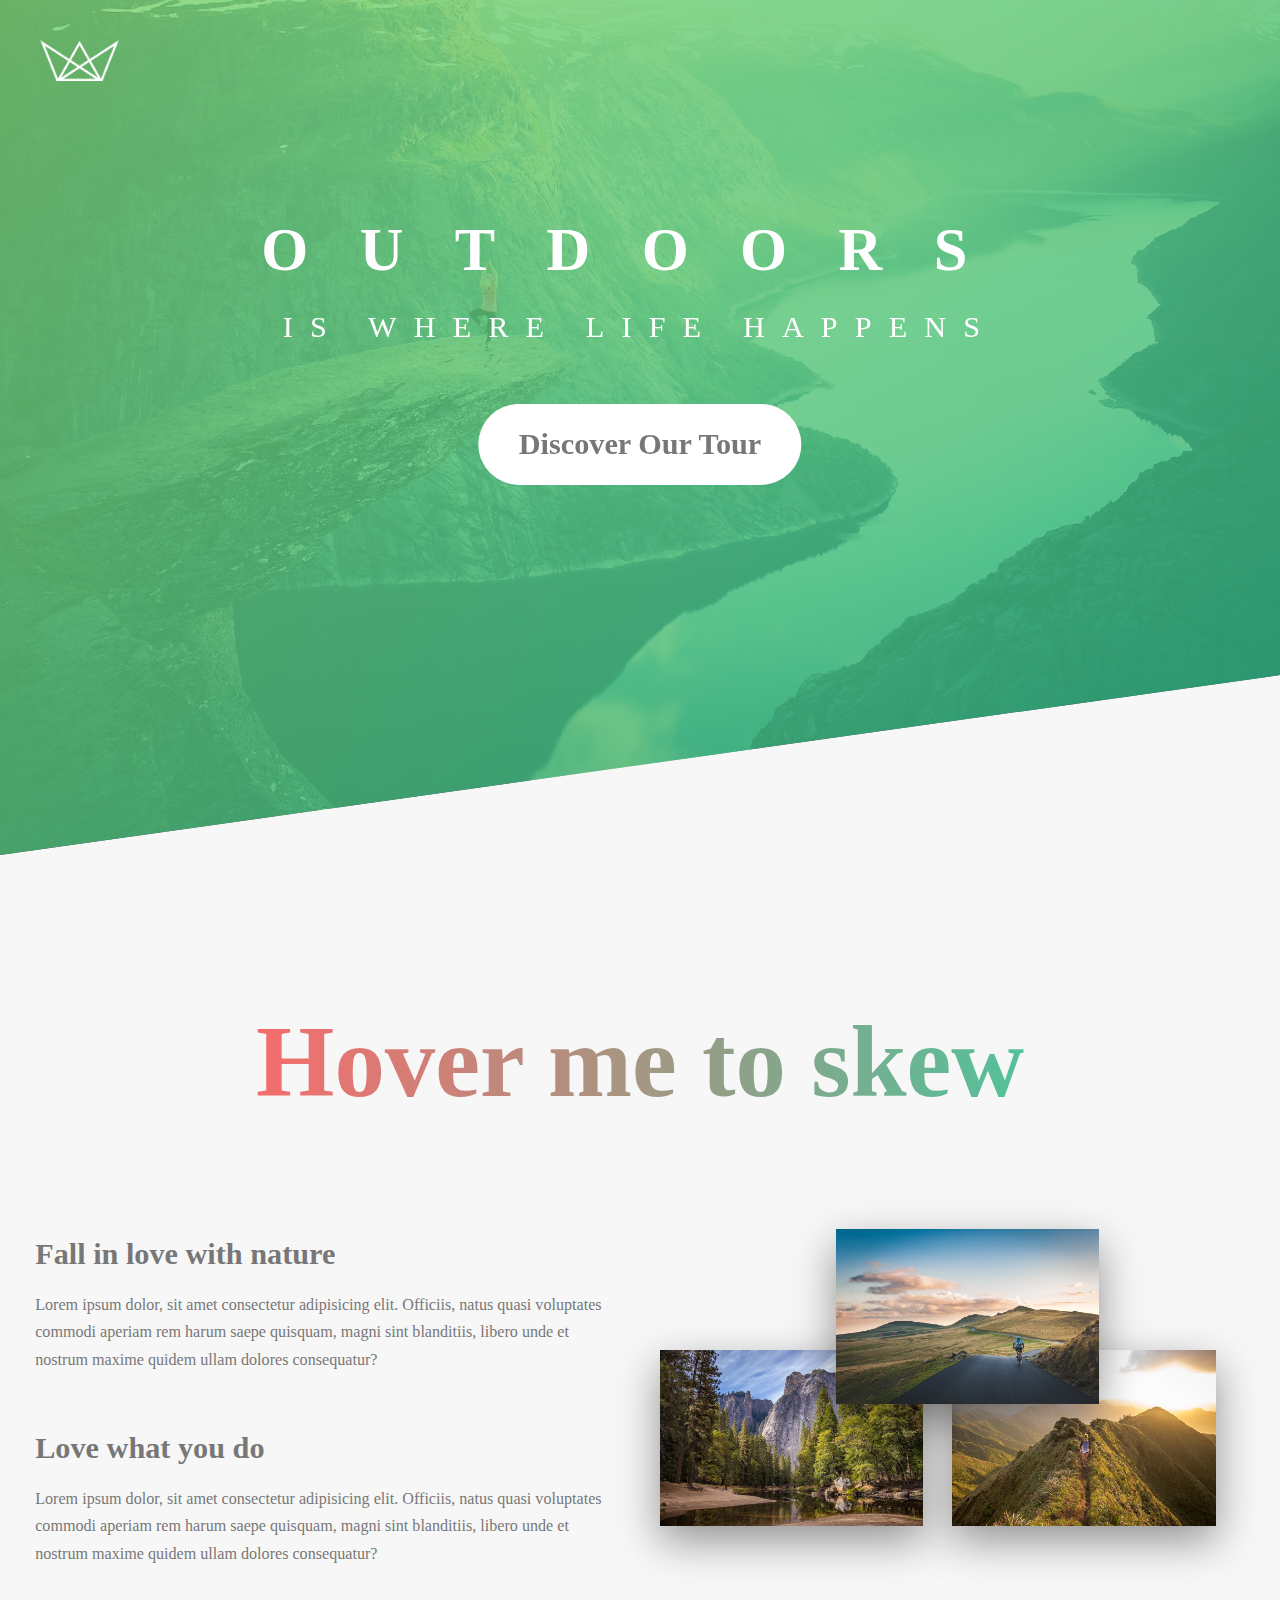
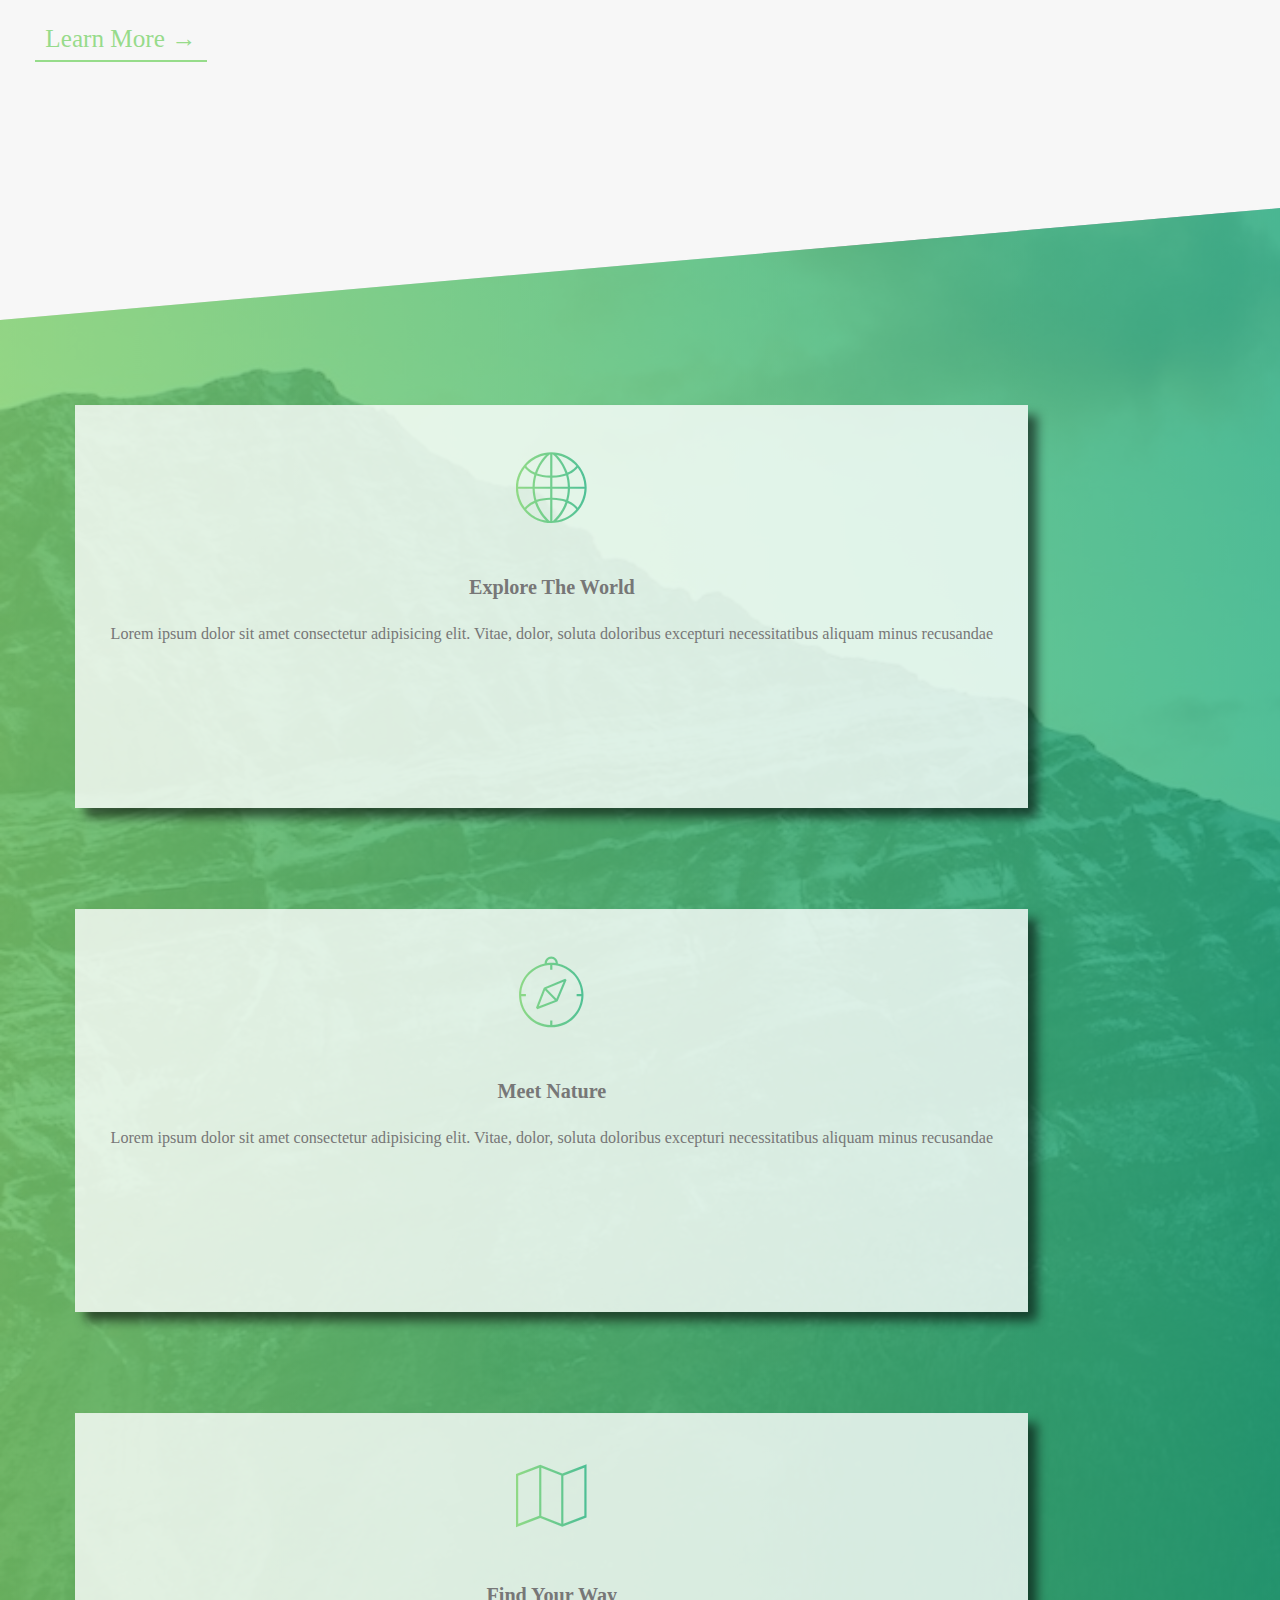
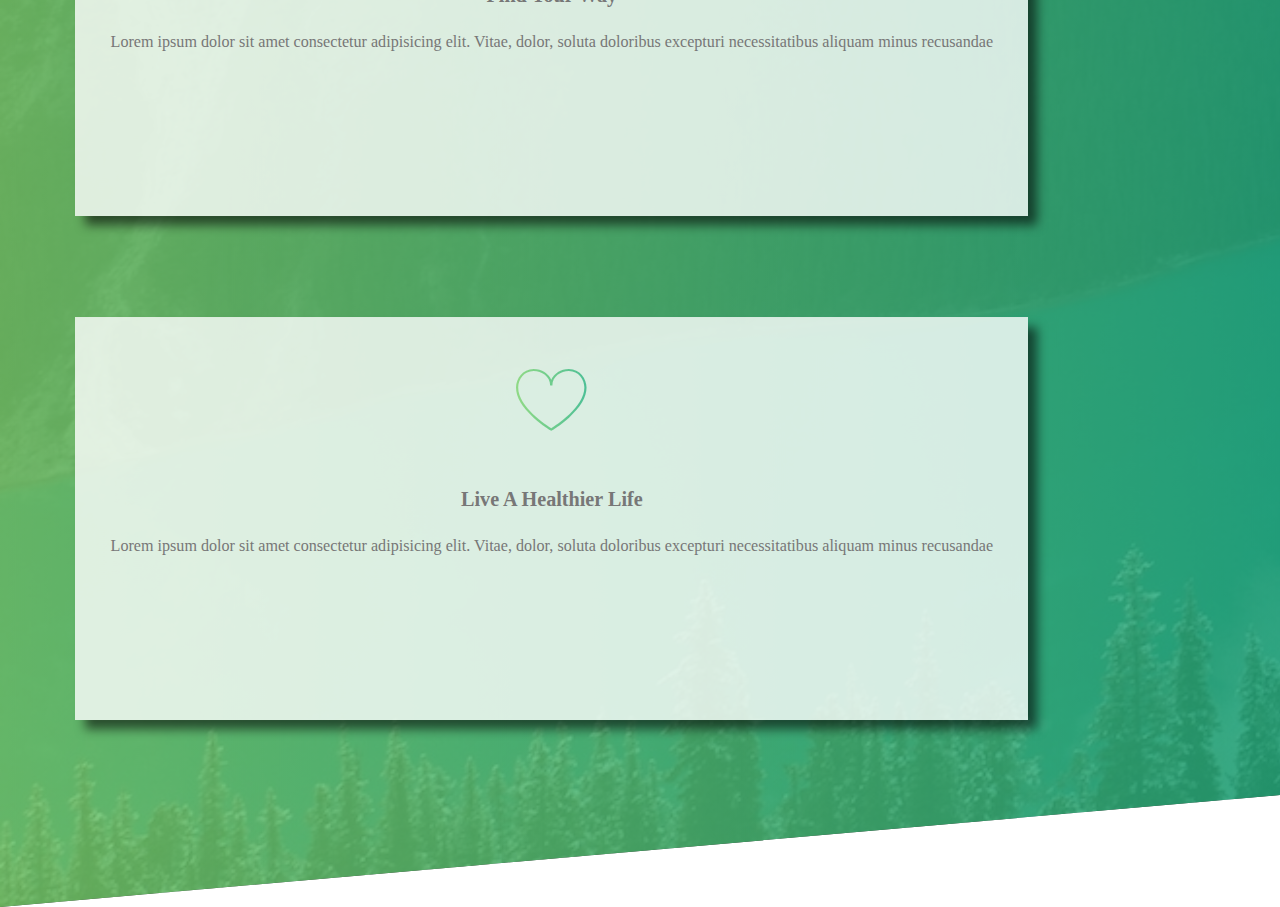
<file: natours/natours.html>
<!DOCTYPE html>
<html lang="en" dir="ltr">
  <head>
    <meta charset="utf-8">
   
    <link href="https://fonts.googleapis.com/css2?family=Lato:wght@100;400;700&display=swap" rel="stylesheet">
    <link rel="stylesheet" href="fonts.css">
    <link rel="stylesheet" href="sass/styles.css">
    <title></title>
  </head>




  <body>


    <header class="header">

<div class="logo-box">
<img src="images/logo-white.png" alt="logo " class="logo">
</div>

<div class="textbox">

<h1 class="heading">
  <span class="mainhead">OUTDOORS</span>
  <span class="subhead">IS WHERE LIFE HAPPENS</span>
  <a href="#" class="btn btn-white">Discover Our Tour</a>
</h1>

</div>

 </header>


<main>
  <section class="about-us">

    <div class="u-center">
      <h1 class="heading-grad text-shadow bottom-margin-big">Hover me to skew</h1>
    </div>

      <div class="row">
        <div class="col-1">
          <h3 class="heading-tertiary bottom-margin-small">Fall in love with nature</h3>
          <p class="paragraph">Lorem ipsum dolor, sit amet consectetur adipisicing elit. Officiis, natus quasi voluptates commodi aperiam rem harum saepe quisquam, magni sint blanditiis, libero unde et nostrum maxime quidem ullam dolores consequatur?</p>
        
          <h3 class="heading-tertiary bottom-margin-small top-margin-small">Love what you do</h3>
          <p class="paragraph">Lorem ipsum dolor, sit amet consectetur adipisicing elit. Officiis, natus quasi voluptates commodi aperiam rem harum saepe quisquam, magni sint blanditiis, libero unde et nostrum maxime quidem ullam dolores consequatur?</p>
          <a href="#"><div class="button-small top-margin-small">Learn More &rarr; </div></a>

        </div>
        <div class="col-1" > 

          <div class="composition">
            <img src="images/nat-1-large.jpg" alt="pic1" class="composition__img composition__img-1">
            <img src="images/nat-2-large.jpg" alt="pic2" class="composition__img composition__img-2">
            <img src="images/nat-3-large.jpg" alt="pic3" class="composition__img composition__img-3">
          
          </div>

        </div>
      </div>
    
  </section>





  <section class="features"> 
<div class="row">
    <div class="col-1-of-4 ">
      <div class="feature-box">
        <i class=" feature-box--icon icon-basic-world"></i>
       
      <h3 class="heading-tertiary">Explore The World</h3>
      <p>Lorem ipsum dolor sit amet consectetur adipisicing elit. Vitae, dolor, soluta doloribus excepturi necessitatibus aliquam minus recusandae </p>
      </div>
    </div>

    <div class="col-1-of-4">
      <div class="feature-box">
        <i class="feature-box--icon icon-basic-compass"></i>
      <h3 class="heading-tertiary">Meet Nature</h3>
      <p>Lorem ipsum dolor sit amet consectetur adipisicing elit. Vitae, dolor, soluta doloribus excepturi necessitatibus aliquam minus recusandae </p>
    </div>
    </div>


    <div class="col-1-of-4">
      <div class="feature-box">
        <i class="feature-box--icon icon-basic-map"></i>  
      <h3 class="heading-tertiary">Find Your Way</h3>
      <p>Lorem ipsum dolor sit amet consectetur adipisicing elit. Vitae, dolor, soluta doloribus excepturi necessitatibus aliquam minus recusandae </p>
      </div>
    </div>

    <div class="col-1-of-4">
      <div class="feature-box">
        <i class="feature-box--icon icon-basic-heart"></i>
      <h3 class="heading-tertiary">Live A Healthier Life</h3>
      <p>Lorem ipsum dolor sit amet consectetur adipisicing elit. Vitae, dolor, soluta doloribus excepturi necessitatibus aliquam minus recusandae </p>
   </div>
    </div>

</div>
  </section>
</main>




  </body>
</html>
</file>
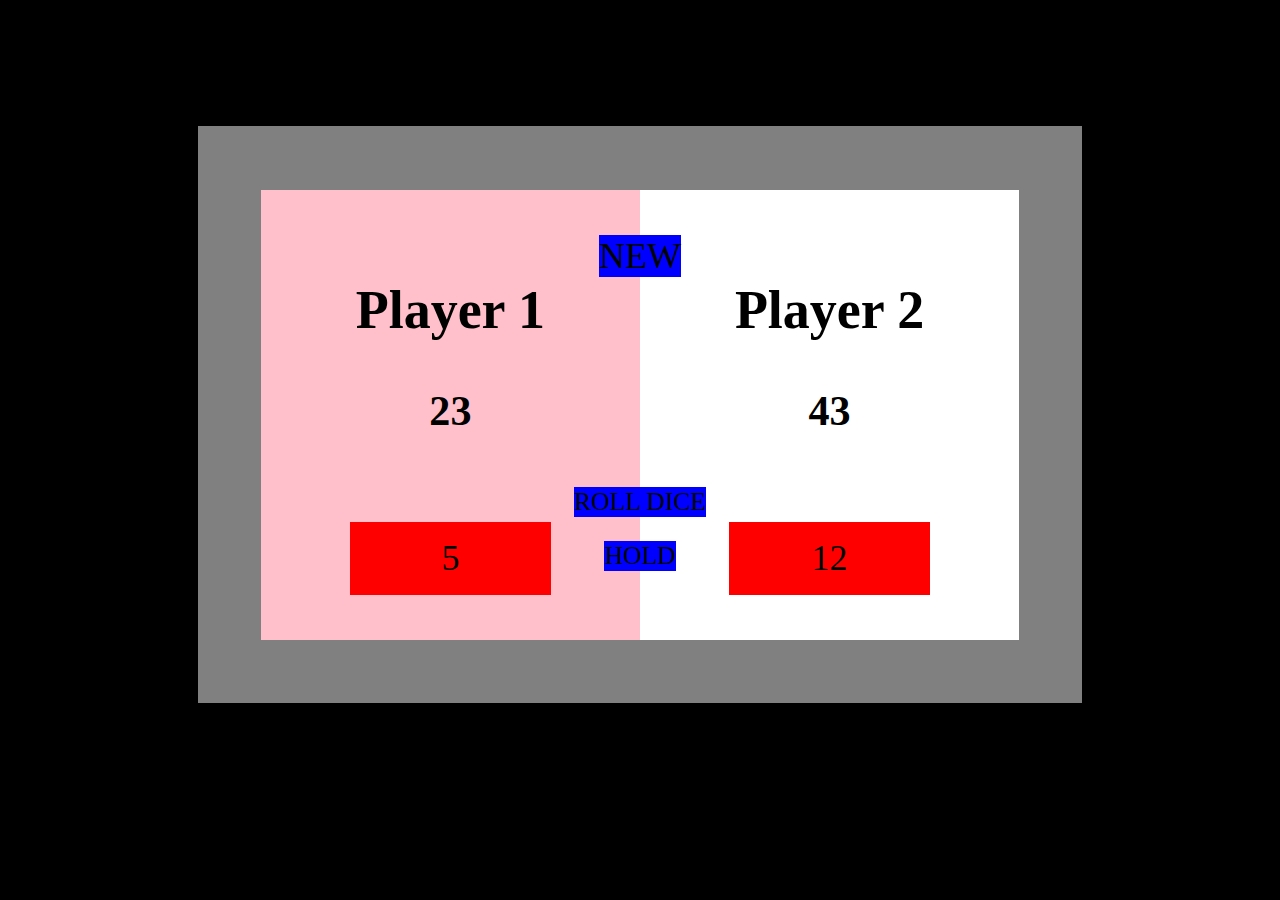
<file: the-pig-game/piggame.html>
<!DOCTYPE html>
<html lang="en" dir="ltr">
  <head>
    <meta charset="utf-8">
    <title>The Pig Game</title>
    <link rel="stylesheet" href="master.css">
  </head>
  <body>

<div class="outer">
  <div class="new">
NEW
  </div>

  <div class="roll">
ROLL DICE
  </div>

  <div class="hold">
HOLD
  </div>
  <div class="left">
    <div class="score-1">
<h2>Player 1</h2>
<h3>23</h3>
    </div>

    <div class="curr-1">
      5
    </div>
  </div>

  <div class="right">
    <div class="score-2">
<h2>Player 2</h2>
<h3>43</h3>
    </div>

    <div class="curr-2">
12
    </div>
  </div>

</div>



  </body>
</html>
</file>
<file: master.css>
*{
  margin:0px;
  padding:0px;
  box-sizing: border-box;
}



.navbar
{
margin-left: -8px;
  background-color: black;
  display: flex;
  width:100%;
  flex:1;
  height:80px;
position: fixed;
  justify-content: space-around;

}

.logo
{




}

.dropdowns
{
  display: flex;
  align-items: center;


}

.dropdowns>div>a{

  color: white;
  text-transform: uppercase;
  text-decoration: none;
  margin:10px;
}

.dropdowns>div:hover{
  display: flex;
align-items: center;
  height: 100%;
  background-color: rgb(25, 188, 194);
}

.background-image{
  background-repeat: no-repeat;
  background-size: 100% 100%;
display: flex;


  background-image: url("lib/background.jpeg");
  height: 525px;

  margin: 0px;
  padding: 0px;
  margin-bottom: 0px;
}



.about{
  display: flex;

padding-left: 100px;
  color:rgb(94, 94, 94);
  background-color: rgb(242, 242, 242);
  height: 100px;
justify-content: flex-start;
align-items: center;
}

.about>h4{
  margin-left: auto;
  margin-right: 100px;

}




.abtc{
  display: flex;
flex-direction: column;
background-color: rgb(245, 245, 245);
align-items: center;
flex-basis: 1;
}

.abtc>div{
display:flex;
  justify-content: center;

  width:50%;
}

.abtc>div>button{
  font-size: 20px;
  font-family: sans-serif;
  font-weight:bold;
  background-color: rgb(120, 219, 226);
  margin-bottom: 50px;
  padding: 15px;
  color: white;
}

.abtc>div>button:hover{
  background-color: rgb(105,105,105);
}


.pic{
margin-top: 2%;
  display: flex;
  justify-content: center;

}


.mobile{

max-width: 27%;
margin-right: 2%;
  display: flex;
  flex-direction: column;
    align-items:   center;

}

.layout{
  max-width: 27%;

    align-items:   center;
  display: flex;
  flex-direction: column;
  margin-left: 2%;

}



.color{
  max-width: 27%;

  align-items:   center;
  display: flex;
  flex-direction: column;

}

.cont2{

  display:flex;
  flex-direction: column;
  align-items: center;
background-color: rgb(245, 245, 245);
padding-left: 30%;
padding-right: 30%;
padding-top: 5%;
padding-bottom: 5%;
margin-top: 2%;

}

h2{
  font-size: 40px;
  margin-top: 20px;
  margin-bottom: 20px;
}



p{
  
}
</file>
<file: natours/styles.css>
* {
  margin: 0px;
  padding: 0px;
  -webkit-box-sizing: border-box;
          box-sizing: border-box;
}

html {
  font-size: 63%;
}

body {
  font-style: "Lato" ,san-serif;
  font-weight: 400;
  font-size: 1.6rem;
  line-height: 1.7;
  color: #777;
}

header {
  height: 95vh;
  background-image: -webkit-gradient(linear, left top, right bottom, from(rgba(125, 212, 110, 0.8)), to(rgba(41, 179, 130, 0.8))), url("images/hero.jpg");
  background-image: linear-gradient(to bottom right, rgba(125, 212, 110, 0.8), rgba(41, 179, 130, 0.8)), url("images/hero.jpg");
  position: relative;
  background-repeat: no-repeat;
  background-attachment: scroll;
  background-size: cover;
  background-position: top;
  -webkit-clip-path: polygon(0% 0%, 100% 0%, 100% 75vh, 0% 100%);
          clip-path: polygon(0% 0%, 100% 0%, 100% 75vh, 0% 100%);
}

.logo-box {
  position: absolute;
  top: 4rem;
  left: 4rem;
}

.logo {
  height: 4rem;
}

.textbox {
  position: absolute;
  top: 40%;
  left: 50%;
  -webkit-transform: translate(-50%, -50%);
          transform: translate(-50%, -50%);
  text-align: center;
}

.heading {
  color: white;
  -webkit-backface-visibility: hidden;
          backface-visibility: hidden;
  /*it is to avoid shakiness in animation */
}

.mainhead {
  display: block;
  font-size: 6rem;
  letter-spacing: 5.1rem;
  font-weight: 700;
  -webkit-animation: moveright;
          animation: moveright;
  -webkit-animation-duration: 2s;
          animation-duration: 2s;
  -webkit-animation-timing-function: ease-out;
          animation-timing-function: ease-out;
  /* shows how fast and slow the animation will go it is fast at beg and slow at end  */
}

.subhead {
  display: block;
  font-size: 3rem;
  font-weight: 100;
  letter-spacing: 1.7rem;
  -webkit-animation: moveleft;
          animation: moveleft;
  -webkit-animation-duration: 2s;
          animation-duration: 2s;
  -webkit-animation-timing-function: ease-out;
          animation-timing-function: ease-out;
  margin-bottom: 5rem;
}

@-webkit-keyframes moveright {
  0% {
    opacity: 0;
    -webkit-transform: translateX(-40%);
            transform: translateX(-40%);
  }
  70% {
    opacity: 0.7;
    -webkit-transform: translateX(2rem);
            transform: translateX(2rem);
  }
  100% {
    opacity: 1;
    -webkit-transform: translateX(0%);
            transform: translateX(0%);
  }
}

@keyframes moveright {
  0% {
    opacity: 0;
    -webkit-transform: translateX(-40%);
            transform: translateX(-40%);
  }
  70% {
    opacity: 0.7;
    -webkit-transform: translateX(2rem);
            transform: translateX(2rem);
  }
  100% {
    opacity: 1;
    -webkit-transform: translateX(0%);
            transform: translateX(0%);
  }
}

@-webkit-keyframes moveleft {
  0% {
    opacity: 0;
    -webkit-transform: translateX(4rem);
            transform: translateX(4rem);
  }
  70% {
    opacity: 0.7;
    -webkit-transform: translateX(-2rem);
            transform: translateX(-2rem);
  }
  100% {
    opacity: 1;
    -webkit-transform: translateX(0%);
            transform: translateX(0%);
  }
}

@keyframes moveleft {
  0% {
    opacity: 0;
    -webkit-transform: translateX(4rem);
            transform: translateX(4rem);
  }
  70% {
    opacity: 0.7;
    -webkit-transform: translateX(-2rem);
            transform: translateX(-2rem);
  }
  100% {
    opacity: 1;
    -webkit-transform: translateX(0%);
            transform: translateX(0%);
  }
}

.btn {
  border-radius: 10rem;
  padding: 1.5rem 4rem;
  text-decoration: none;
  -webkit-transition: all 0.2s;
  transition: all 0.2s;
  /* alternative of @keyframes animation it makes transition smooth and not abrupt changes */
  display: inline-block;
  -webkit-animation-fill-mode: backwards;
          animation-fill-mode: backwards;
  font-size: 3rem;
}

.btn:hover {
  -webkit-transform: translateY(-3px);
          transform: translateY(-3px);
  -webkit-box-shadow: 0 2px 20px rgba(0, 0, 0, 0.2);
          box-shadow: 0 2px 20px rgba(0, 0, 0, 0.2);
}

.btn:active {
  -webkit-transform: translateY(1px);
          transform: translateY(1px);
  -webkit-box-shadow: 0 10px 10px rgba(0, 0, 0, 0.2);
          box-shadow: 0 10px 10px rgba(0, 0, 0, 0.2);
}

.btn-white {
  background-color: white;
  color: #777;
}
/*# sourceMappingURL=styles.css.map */
</file>
<file: natours/fonts.css>
@charset "UTF-8";

@font-face {
  font-family: "linea-basic-10";
  src:url("fonts/linea-basic-10.eot");
  src:url("fonts/linea-basic-10.eot?#iefix") format("embedded-opentype"),
    url("fonts/linea-basic-10.woff") format("woff"),
    url("fonts/linea-basic-10.ttf") format("truetype"),
    url("fonts/linea-basic-10.svg#linea-basic-10") format("svg");
  font-weight: normal;
  font-style: normal;

}

[data-icon]:before {
  font-family: "linea-basic-10" !important;
  content: attr(data-icon);
  font-style: normal !important;
  font-weight: normal !important;
  font-variant: normal !important;
  text-transform: none !important;
  speak: none;
  line-height: 1;
  -webkit-font-smoothing: antialiased;
  -moz-osx-font-smoothing: grayscale;
}

[class^="icon-"]:before,
[class*=" icon-"]:before {
  font-family: "linea-basic-10" !important;
  font-style: normal !important;
  font-weight: normal !important;
  font-variant: normal !important;
  text-transform: none !important;
  speak: none;
  line-height: 1;
  -webkit-font-smoothing: antialiased;
  -moz-osx-font-smoothing: grayscale;
}

.icon-basic-accelerator:before {
  content: "a";
}
.icon-basic-alarm:before {
  content: "b";
}
.icon-basic-anchor:before {
  content: "c";
}
.icon-basic-anticlockwise:before {
  content: "d";
}
.icon-basic-archive:before {
  content: "e";
}
.icon-basic-archive-full:before {
  content: "f";
}
.icon-basic-ban:before {
  content: "g";
}
.icon-basic-battery-charge:before {
  content: "h";
}
.icon-basic-battery-empty:before {
  content: "i";
}
.icon-basic-battery-full:before {
  content: "j";
}
.icon-basic-battery-half:before {
  content: "k";
}
.icon-basic-bolt:before {
  content: "l";
}
.icon-basic-book:before {
  content: "m";
}
.icon-basic-book-pen:before {
  content: "n";
}
.icon-basic-book-pencil:before {
  content: "o";
}
.icon-basic-bookmark:before {
  content: "p";
}
.icon-basic-calculator:before {
  content: "q";
}
.icon-basic-calendar:before {
  content: "r";
}
.icon-basic-cards-diamonds:before {
  content: "s";
}
.icon-basic-cards-hearts:before {
  content: "t";
}
.icon-basic-case:before {
  content: "u";
}
.icon-basic-chronometer:before {
  content: "v";
}
.icon-basic-clessidre:before {
  content: "w";
}
.icon-basic-clock:before {
  content: "x";
}
.icon-basic-clockwise:before {
  content: "y";
}
.icon-basic-cloud:before {
  content: "z";
}
.icon-basic-clubs:before {
  content: "A";
}
.icon-basic-compass:before {
  content: "B";
}
.icon-basic-cup:before {
  content: "C";
}
.icon-basic-diamonds:before {
  content: "D";
}
.icon-basic-display:before {
  content: "E";
}
.icon-basic-download:before {
  content: "F";
}
.icon-basic-exclamation:before {
  content: "G";
}
.icon-basic-eye:before {
  content: "H";
}
.icon-basic-eye-closed:before {
  content: "I";
}
.icon-basic-female:before {
  content: "J";
}
.icon-basic-flag1:before {
  content: "K";
}
.icon-basic-flag2:before {
  content: "L";
}
.icon-basic-floppydisk:before {
  content: "M";
}
.icon-basic-folder:before {
  content: "N";
}
.icon-basic-folder-multiple:before {
  content: "O";
}
.icon-basic-gear:before {
  content: "P";
}
.icon-basic-geolocalize-01:before {
  content: "Q";
}
.icon-basic-geolocalize-05:before {
  content: "R";
}
.icon-basic-globe:before {
  content: "S";
}
.icon-basic-gunsight:before {
  content: "T";
}
.icon-basic-hammer:before {
  content: "U";
}
.icon-basic-headset:before {
  content: "V";
}
.icon-basic-heart:before {
  content: "W";
}
.icon-basic-heart-broken:before {
  content: "X";
}
.icon-basic-helm:before {
  content: "Y";
}
.icon-basic-home:before {
  content: "Z";
}
.icon-basic-info:before {
  content: "0";
}
.icon-basic-ipod:before {
  content: "1";
}
.icon-basic-joypad:before {
  content: "2";
}
.icon-basic-key:before {
  content: "3";
}
.icon-basic-keyboard:before {
  content: "4";
}
.icon-basic-laptop:before {
  content: "5";
}
.icon-basic-life-buoy:before {
  content: "6";
}
.icon-basic-lightbulb:before {
  content: "7";
}
.icon-basic-link:before {
  content: "8";
}
.icon-basic-lock:before {
  content: "9";
}
.icon-basic-lock-open:before {
  content: "!";
}
.icon-basic-magic-mouse:before {
  content: "\"";
}
.icon-basic-magnifier:before {
  content: "#";
}
.icon-basic-magnifier-minus:before {
  content: "$";
}
.icon-basic-magnifier-plus:before {
  content: "%";
}
.icon-basic-mail:before {
  content: "&";
}
.icon-basic-mail-multiple:before {
  content: "'";
}
.icon-basic-mail-open:before {
  content: "(";
}
.icon-basic-mail-open-text:before {
  content: ")";
}
.icon-basic-male:before {
  content: "*";
}
.icon-basic-map:before {
  content: "+";
}
.icon-basic-message:before {
  content: ",";
}
.icon-basic-message-multiple:before {
  content: "-";
}
.icon-basic-message-txt:before {
  content: ".";
}
.icon-basic-mixer2:before {
  content: "/";
}
.icon-basic-mouse:before {
  content: ":";
}
.icon-basic-notebook:before {
  content: ";";
}
.icon-basic-notebook-pen:before {
  content: "<";
}
.icon-basic-notebook-pencil:before {
  content: "=";
}
.icon-basic-paperplane:before {
  content: ">";
}
.icon-basic-pencil-ruler:before {
  content: "?";
}
.icon-basic-pencil-ruler-pen:before {
  content: "@";
}
.icon-basic-photo:before {
  content: "[";
}
.icon-basic-picture:before {
  content: "]";
}
.icon-basic-picture-multiple:before {
  content: "^";
}
.icon-basic-pin1:before {
  content: "_";
}
.icon-basic-pin2:before {
  content: "`";
}
.icon-basic-postcard:before {
  content: "{";
}
.icon-basic-postcard-multiple:before {
  content: "|";
}
.icon-basic-printer:before {
  content: "}";
}
.icon-basic-question:before {
  content: "~";
}
.icon-basic-rss:before {
  content: "\\";
}
.icon-basic-server:before {
  content: "\e000";
}
.icon-basic-server2:before {
  content: "\e001";
}
.icon-basic-server-cloud:before {
  content: "\e002";
}
.icon-basic-server-download:before {
  content: "\e003";
}
.icon-basic-server-upload:before {
  content: "\e004";
}
.icon-basic-settings:before {
  content: "\e005";
}
.icon-basic-share:before {
  content: "\e006";
}
.icon-basic-sheet:before {
  content: "\e007";
}
.icon-basic-sheet-multiple:before {
  content: "\e008";
}
.icon-basic-sheet-pen:before {
  content: "\e009";
}
.icon-basic-sheet-pencil:before {
  content: "\e00a";
}
.icon-basic-sheet-txt:before {
  content: "\e00b";
}
.icon-basic-signs:before {
  content: "\e00c";
}
.icon-basic-smartphone:before {
  content: "\e00d";
}
.icon-basic-spades:before {
  content: "\e00e";
}
.icon-basic-spread:before {
  content: "\e00f";
}
.icon-basic-spread-bookmark:before {
  content: "\e010";
}
.icon-basic-spread-text:before {
  content: "\e011";
}
.icon-basic-spread-text-bookmark:before {
  content: "\e012";
}
.icon-basic-star:before {
  content: "\e013";
}
.icon-basic-tablet:before {
  content: "\e014";
}
.icon-basic-target:before {
  content: "\e015";
}
.icon-basic-todo:before {
  content: "\e016";
}
.icon-basic-todo-pen:before {
  content: "\e017";
}
.icon-basic-todo-pencil:before {
  content: "\e018";
}
.icon-basic-todo-txt:before {
  content: "\e019";
}
.icon-basic-todolist-pen:before {
  content: "\e01a";
}
.icon-basic-todolist-pencil:before {
  content: "\e01b";
}
.icon-basic-trashcan:before {
  content: "\e01c";
}
.icon-basic-trashcan-full:before {
  content: "\e01d";
}
.icon-basic-trashcan-refresh:before {
  content: "\e01e";
}
.icon-basic-trashcan-remove:before {
  content: "\e01f";
}
.icon-basic-upload:before {
  content: "\e020";
}
.icon-basic-usb:before {
  content: "\e021";
}
.icon-basic-video:before {
  content: "\e022";
}
.icon-basic-watch:before {
  content: "\e023";
}
.icon-basic-webpage:before {
  content: "\e024";
}
.icon-basic-webpage-img-txt:before {
  content: "\e025";
}
.icon-basic-webpage-multiple:before {
  content: "\e026";
}
.icon-basic-webpage-txt:before {
  content: "\e027";
}
.icon-basic-world:before {
  content: "\e028";
}
</file>
<file: natours/sass/styles.css>
@-webkit-keyframes moveright {
  0% {
    opacity: 0;
    -webkit-transform: translateX(-40%);
    transform: translateX(-40%);
  }
  70% {
    opacity: 0.7;
    -webkit-transform: translateX(2rem);
    transform: translateX(2rem);
  }
  100% {
    opacity: 1;
    -webkit-transform: translateX(0%);
    transform: translateX(0%);
  }
}

@keyframes moveright {
  0% {
    opacity: 0;
    -webkit-transform: translateX(-40%);
    transform: translateX(-40%);
  }
  70% {
    opacity: 0.7;
    -webkit-transform: translateX(2rem);
    transform: translateX(2rem);
  }
  100% {
    opacity: 1;
    -webkit-transform: translateX(0%);
    transform: translateX(0%);
  }
}

@-webkit-keyframes moveleft {
  0% {
    opacity: 0;
    -webkit-transform: translateX(4rem);
    transform: translateX(4rem);
  }
  70% {
    opacity: 0.7;
    -webkit-transform: translateX(-2rem);
    transform: translateX(-2rem);
  }
  100% {
    opacity: 1;
    -webkit-transform: translateX(0%);
    transform: translateX(0%);
  }
}

@keyframes moveleft {
  0% {
    opacity: 0;
    -webkit-transform: translateX(4rem);
    transform: translateX(4rem);
  }
  70% {
    opacity: 0.7;
    -webkit-transform: translateX(-2rem);
    transform: translateX(-2rem);
  }
  100% {
    opacity: 1;
    -webkit-transform: translateX(0%);
    transform: translateX(0%);
  }
}

* {
  margin: 0px;
  padding: 0px;
  -webkit-box-sizing: border-box;
  box-sizing: border-box;
}

html {
  font-size: 63%;
}

.heading {
  color: white;
  -webkit-backface-visibility: hidden;
  backface-visibility: hidden;
  /*it is to avoid shakiness in animation */
}

.mainhead {
  display: block;
  font-size: 6rem;
  letter-spacing: 5.1rem;
  font-weight: 700;
  -webkit-animation: moveright;
  animation: moveright;
  -webkit-animation-duration: 2s;
  animation-duration: 2s;
  -webkit-animation-timing-function: ease-out;
  animation-timing-function: ease-out;
  /* shows how fast and slow the animation will go it is fast at beg and slow at end  */
}

.subhead {
  display: block;
  font-size: 3rem;
  font-weight: 100;
  letter-spacing: 1.7rem;
  -webkit-animation: moveleft;
  animation: moveleft;
  -webkit-animation-duration: 2s;
  animation-duration: 2s;
  -webkit-animation-timing-function: ease-out;
  animation-timing-function: ease-out;
  margin-bottom: 5rem;
}

body {
  font-style: "Lato" ,san-serif;
  font-weight: 400;
  font-size: 1.6rem;
  line-height: 1.7;
  color: #777;
}

.heading-grad {
  display: inline-block;
  background-image: -webkit-gradient(linear, left top, right top, from(#f56c6c), to(rgba(41, 179, 130, 0.8)));
  background-image: linear-gradient(to right, #f56c6c, rgba(41, 179, 130, 0.8));
  font-size: 10rem;
  font-weight: 700;
  background-clip: text;
  -webkit-background-clip: text;
  -webkit-text-fill-color: transparent;
  -webkit-transition: all .2s;
  transition: all .2s;
}

.heading-grad:hover {
  -webkit-transform: skew(15deg, 5deg);
          transform: skew(15deg, 5deg);
}

.paragraph:last-child {
  margin-bottom: 0;
}

.heading-tertiary {
  font-size: 3rem;
  font-weight: 700;
}

.u-center {
  text-align: center;
}

.bottom-margin-big {
  margin-bottom: 8rem;
}

.bottom-margin-small {
  margin-bottom: 1rem;
}

.top-margin-big {
  margin-top: 8rem;
}

.top-margin-small {
  margin-top: 5rem;
}

.btn {
  border-radius: 10rem;
  padding: 1.5rem 4rem;
  text-decoration: none;
  -webkit-transition: all 0.2s;
  transition: all 0.2s;
  /* alternative of @keyframes animation it makes transition smooth and not abrupt changes */
  display: inline-block;
  -webkit-animation-fill-mode: backwards;
  animation-fill-mode: backwards;
  font-size: 3rem;
}

.btn:hover {
  -webkit-transform: translateY(-3px);
  transform: translateY(-3px);
  -webkit-box-shadow: 0 2px 20px rgba(0, 0, 0, 0.2);
  box-shadow: 0 2px 20px rgba(0, 0, 0, 0.2);
}

.btn:active {
  -webkit-transform: translateY(1px);
  transform: translateY(1px);
  -webkit-box-shadow: 0 10px 10px rgba(0, 0, 0, 0.2);
  box-shadow: 0 10px 10px rgba(0, 0, 0, 0.2);
}

.btn-white {
  background-color: white;
  color: #777;
}

/*
.text-shadow{
    &:hover{
    text-shadow: .5rem  .5rem 2rem black;
    z-index: 200;
    }
}
 this is not working
*/
.button-small {
  border-bottom-color: rgba(125, 212, 110, 0.8);
  border-bottom-width: .2rem;
  border-bottom-style: solid;
  color: white;
  text-decoration: none;
  display: inline-block;
  width: 17rem;
  font-size: 2.5rem;
  text-align: center;
  color: rgba(125, 212, 110, 0.8);
}

.button-small:hover {
  background-color: rgba(125, 212, 110, 0.8);
  -webkit-transform: translateY(-0.5rem);
          transform: translateY(-0.5rem);
  color: white;
  background-color: rgba(125, 212, 110, 0.8);
  -webkit-box-shadow: 0 2px 20px rgba(0, 0, 0, 0.2);
          box-shadow: 0 2px 20px rgba(0, 0, 0, 0.2);
}

.button-small:active {
  -webkit-transform: translateY(0.3rem);
          transform: translateY(0.3rem);
  -webkit-box-shadow: 0 10px 10px rgba(0, 0, 0, 0.2);
          box-shadow: 0 10px 10px rgba(0, 0, 0, 0.2);
}

.composition {
  position: relative;
  height: 40rem;
}

.composition__img {
  width: 45%;
  position: absolute;
  -webkit-box-shadow: 0 1.5rem 4rem rgba(0, 0, 0, 0.418);
          box-shadow: 0 1.5rem 4rem rgba(0, 0, 0, 0.418);
}

.composition__img:hover {
  -webkit-transform: scale(1.1, 1.1) translateY(-4rem);
          transform: scale(1.1, 1.1) translateY(-4rem);
  -webkit-box-shadow: 0 1.5rem 3rem rgba(0, 0, 0, 0.623);
          box-shadow: 0 1.5rem 3rem rgba(0, 0, 0, 0.623);
  outline: rgba(41, 179, 130, 0.8) solid 1rem;
  outline-offset: 1rem;
  z-index: 10;
}

.composition__img-1 {
  top: 30%;
}

.composition__img-2 {
  left: 30%;
  z-index: 1;
}

.composition__img-3 {
  top: 30%;
  left: 50%;
  z-index: 0;
}

.feature-box {
  background-color: rgba(255, 255, 255, 0.8);
  margin-left: 4rem;
  padding: 3.5rem;
  height: 40rem;
  text-align: center;
  margin-top: 10rem;
  -webkit-transition: all .3s;
  transition: all .3s;
  -webkit-box-shadow: 1rem 1rem 1rem rgba(0, 0, 0, 0.575);
          box-shadow: 1rem 1rem 1rem rgba(0, 0, 0, 0.575);
}

.feature-box--icon {
  display: inline-block;
  background-image: -webkit-gradient(linear, left top, right top, from(rgba(125, 212, 110, 0.8)), to(rgba(41, 179, 130, 0.8)));
  background-image: linear-gradient(to right, rgba(125, 212, 110, 0.8), rgba(41, 179, 130, 0.8));
  -webkit-background-clip: text;
  font-size: 7rem;
  color: transparent;
  margin-bottom: 1rem;
}

.feature-box h3 {
  font-size: 2rem;
  margin-bottom: 1.6rem;
}

.feature-box:hover {
  -webkit-transform: scale(1.1) translateX(-1rem);
          transform: scale(1.1) translateX(-1rem);
  -webkit-box-shadow: 1rem 1rem 0.5rem rgba(0, 0, 0, 0.4);
          box-shadow: 1rem 1rem 0.5rem rgba(0, 0, 0, 0.4);
}

header {
  height: 95vh;
  background-image: -webkit-gradient(linear, left top, right bottom, from(rgba(125, 212, 110, 0.8)), to(rgba(41, 179, 130, 0.8))), url("../images/hero.jpg");
  background-image: linear-gradient(to bottom right, rgba(125, 212, 110, 0.8), rgba(41, 179, 130, 0.8)), url("../images/hero.jpg");
  position: relative;
  background-repeat: no-repeat;
  background-attachment: scroll;
  background-size: cover;
  background-position: top;
  -webkit-clip-path: polygon(0% 0%, 100% 0%, 100% 75vh, 0% 100%);
  clip-path: polygon(0% 0%, 100% 0%, 100% 75vh, 0% 100%);
}

.logo-box {
  position: absolute;
  top: 4rem;
  left: 4rem;
}

.logo {
  height: 4rem;
}

.textbox {
  position: absolute;
  top: 40%;
  left: 50%;
  -webkit-transform: translate(-50%, -50%);
  transform: translate(-50%, -50%);
  text-align: center;
}

.row {
  max-width: 120rem;
  margin: 0px auto;
  height: auto;
}

.row:after {
  content: "";
  clear: both;
  display: table;
}

.col-1 {
  width: calc((100% - 4rem)/2);
  height: inherit;
  margin-right: 4rem;
  float: left;
}

.col-1:last-child {
  margin-right: 0rem;
}

.col-1-of-4 {
  width: calc((100%-12rem)/4);
  float: left;
}

.about-us {
  background-color: #f7f7f7;
  padding-top: 30rem;
  margin-top: -20vh;
  padding-bottom: 30rem;
}

.features {
  background-image: -webkit-gradient(linear, left top, right top, from(rgba(125, 212, 110, 0.8)), to(rgba(41, 179, 130, 0.8))), url("../images/nat-4.jpg");
  background-image: linear-gradient(to right, rgba(125, 212, 110, 0.8), rgba(41, 179, 130, 0.8)), url("../images/nat-4.jpg");
  background-size: cover;
  padding-top: 4rem;
  padding-bottom: 13rem;
  padding-right: 0;
  padding-left: 0;
  height: auto;
  -webkit-transform: skewY(-5deg);
          transform: skewY(-5deg);
  margin-top: -10rem;
}

.features > * {
  -webkit-transform: skewY(5deg);
          transform: skewY(5deg);
}
/*# sourceMappingURL=styles.css.map */
</file>
<file: the-pig-game/master.css>
body{
  background-color: black;
}


.outer{
  margin-top: 10%;
  margin-left: 15%;
  margin-right: 15%;
  background-color: grey;
  display:flex;
  justify-content: center;
  padding-top: 5%;
  padding-bottom: 5%;
  padding-left: 5%;
  padding-right:5%;
height: 50vh;
}

.left{
  display: flex;
  flex:1;
  flex-direction: column;
  background-color: pink;
  align-items: center;
  text-align: center;
  padding-top: 5vh;
  font-size: 120%;
  font-size: 4vh;
}

.right{
  display: flex;
  flex:1;
  flex-direction: column;
  background-color: white;
  align-items: center;
  text-align: center;
    padding-top: 5vh;
      font-size: 4vh;

}

.curr-1{
  background-color: red;
  margin-top:auto;
  padding: 4%;
  margin-bottom: 5vh;
width:45%;
font-size: 100%;
}





.curr-2{
  background-color: red;
  margin-top:auto;
    padding: 4%;
    margin-bottom: 5vh;
    width:45%;
    font-size: 100%;
}



.new{
  position: absolute;
  background-color: blue;
  margin-top:5vh;
  font-size: 4vh;

}


.roll{
  position: absolute;
  background-color: blue;
  margin-top: 33vh;
  font-size: 2vw;
}
.hold{
  position: absolute;
  background-color: blue;
  margin-top: 39vh;
  font-size: 2vw;
}
</file>
